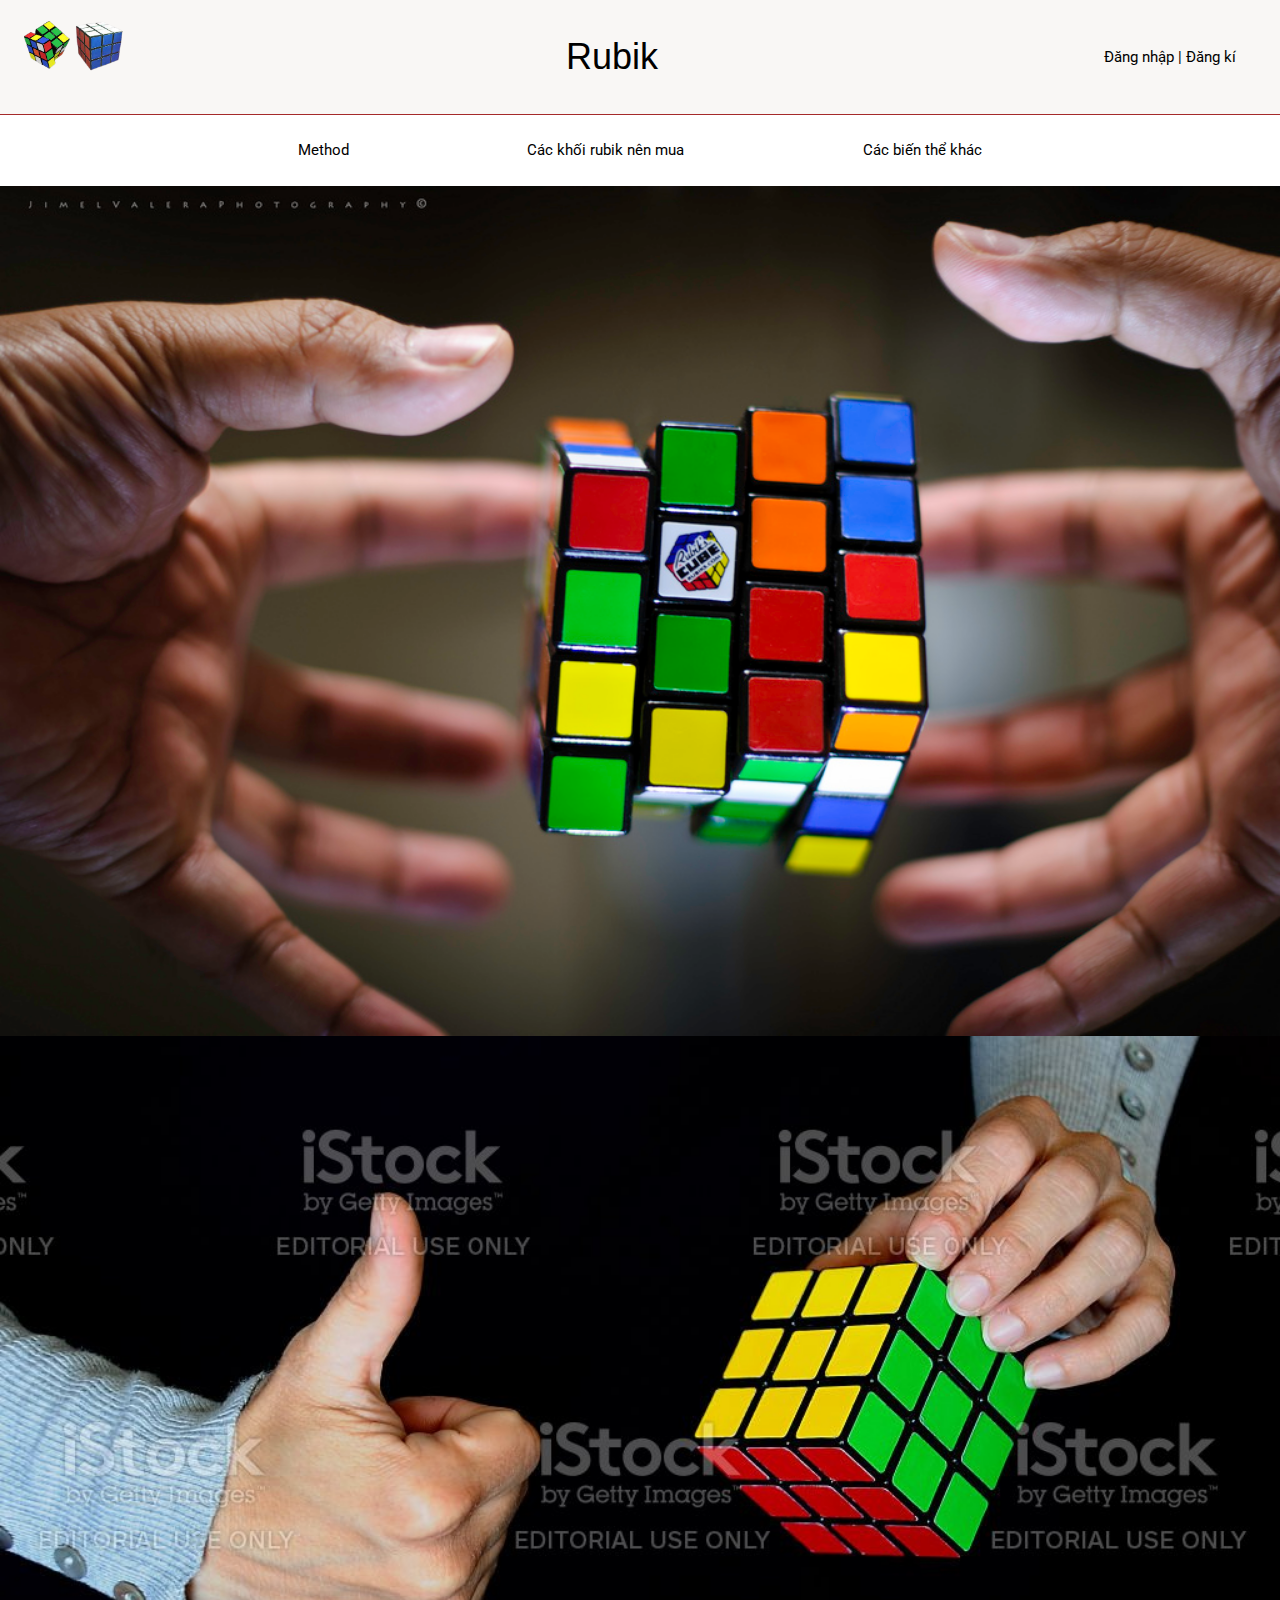
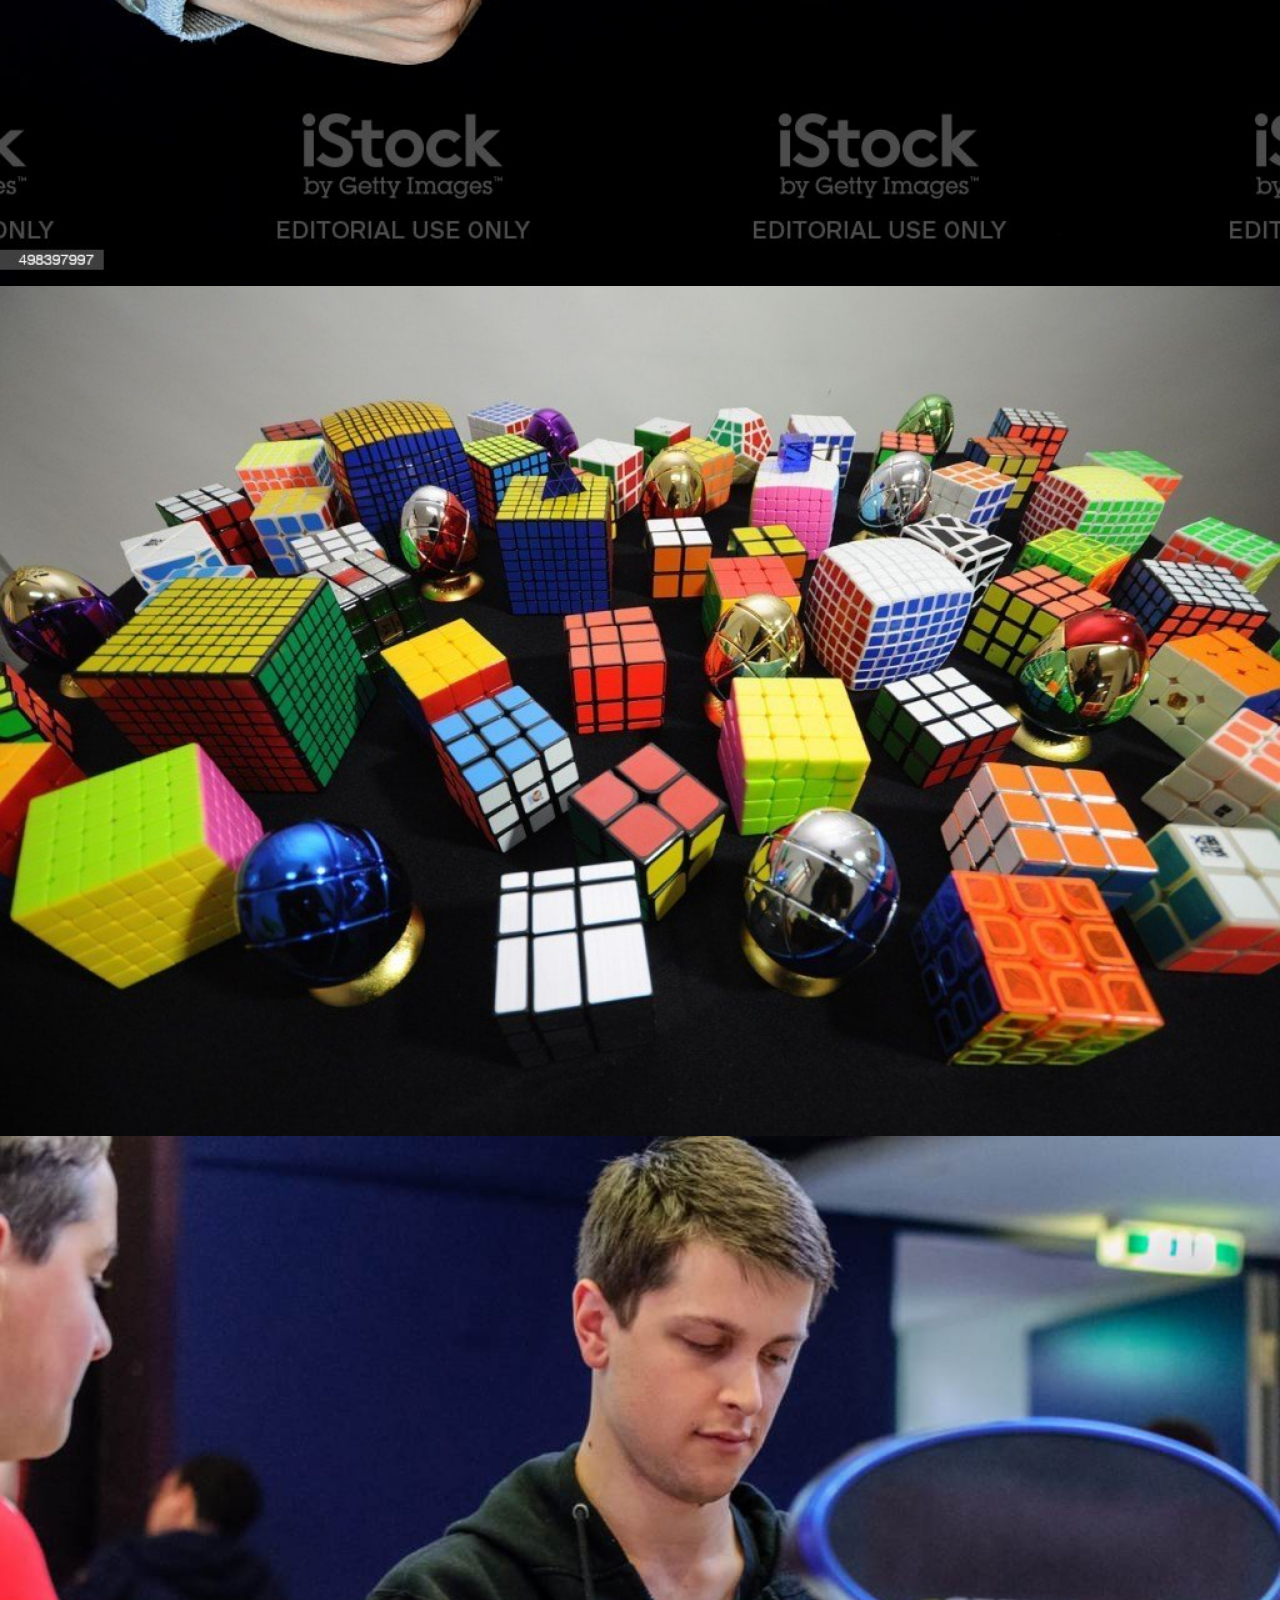
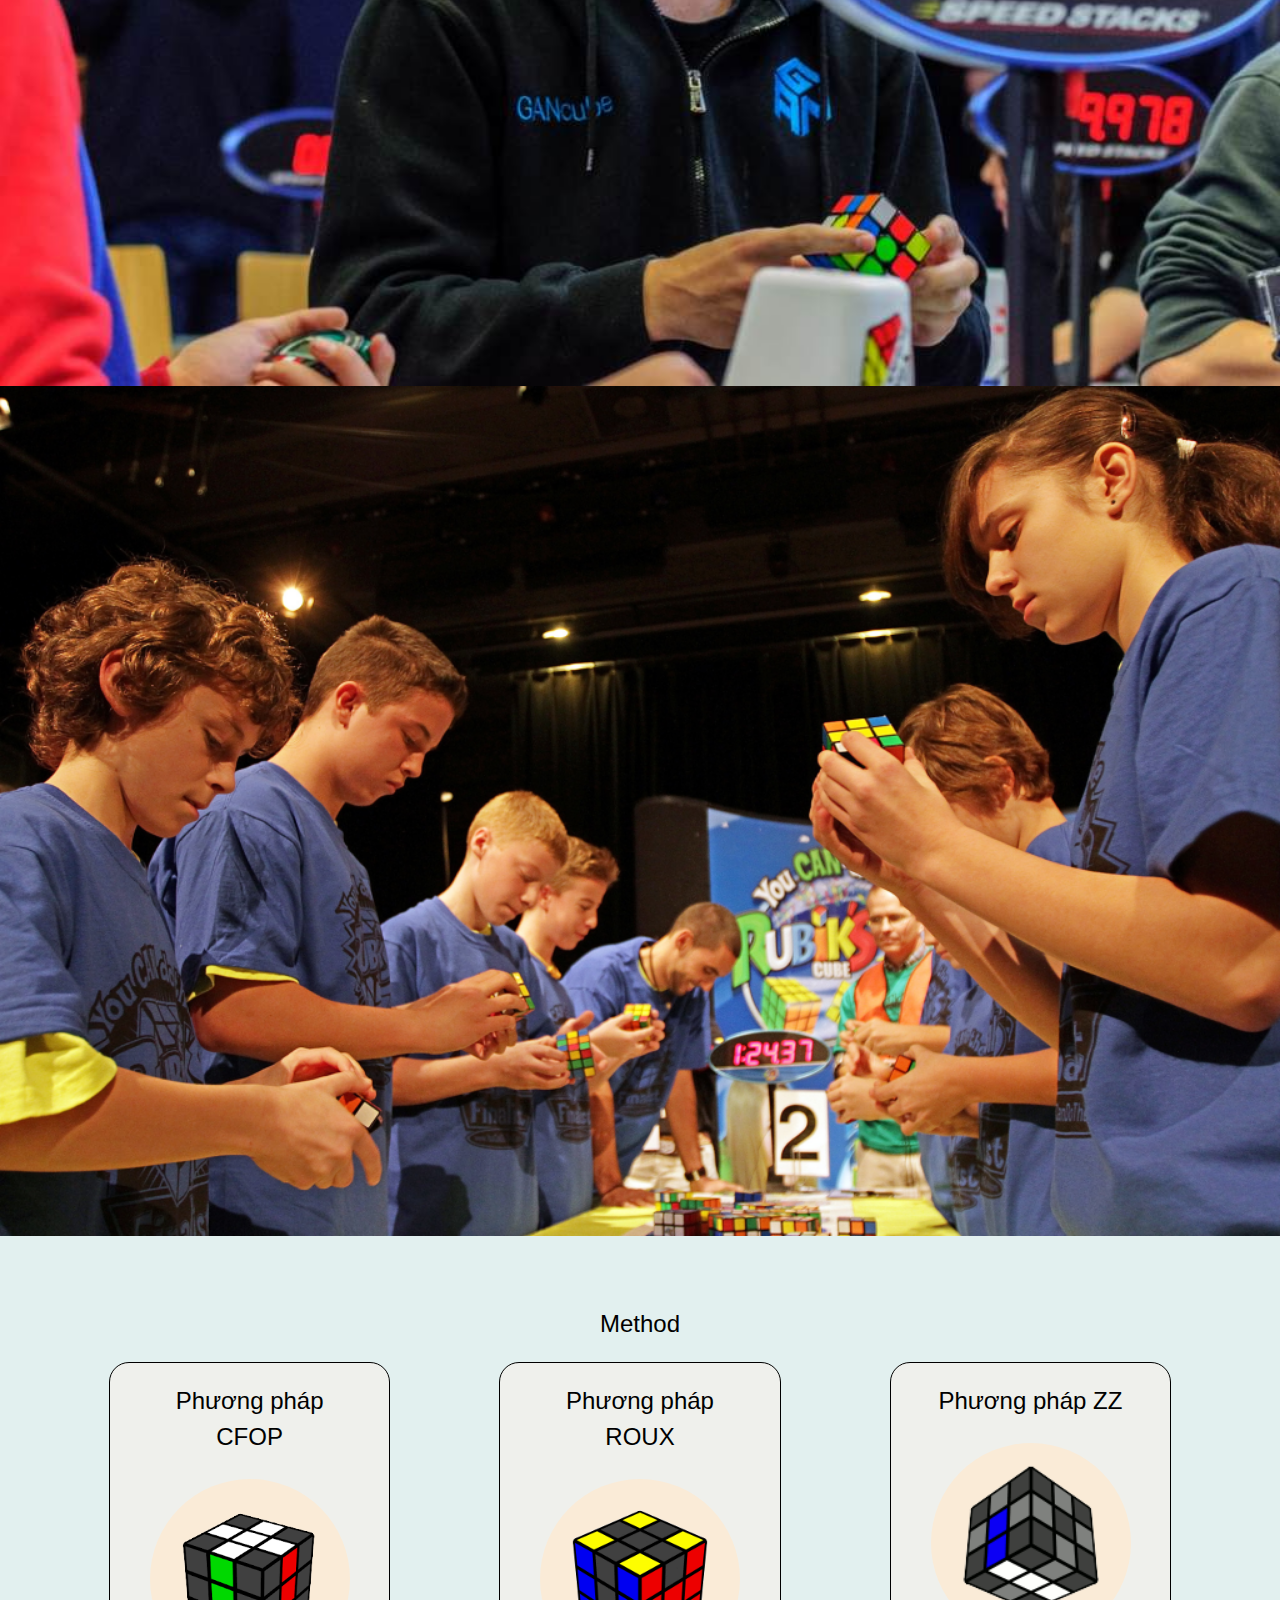
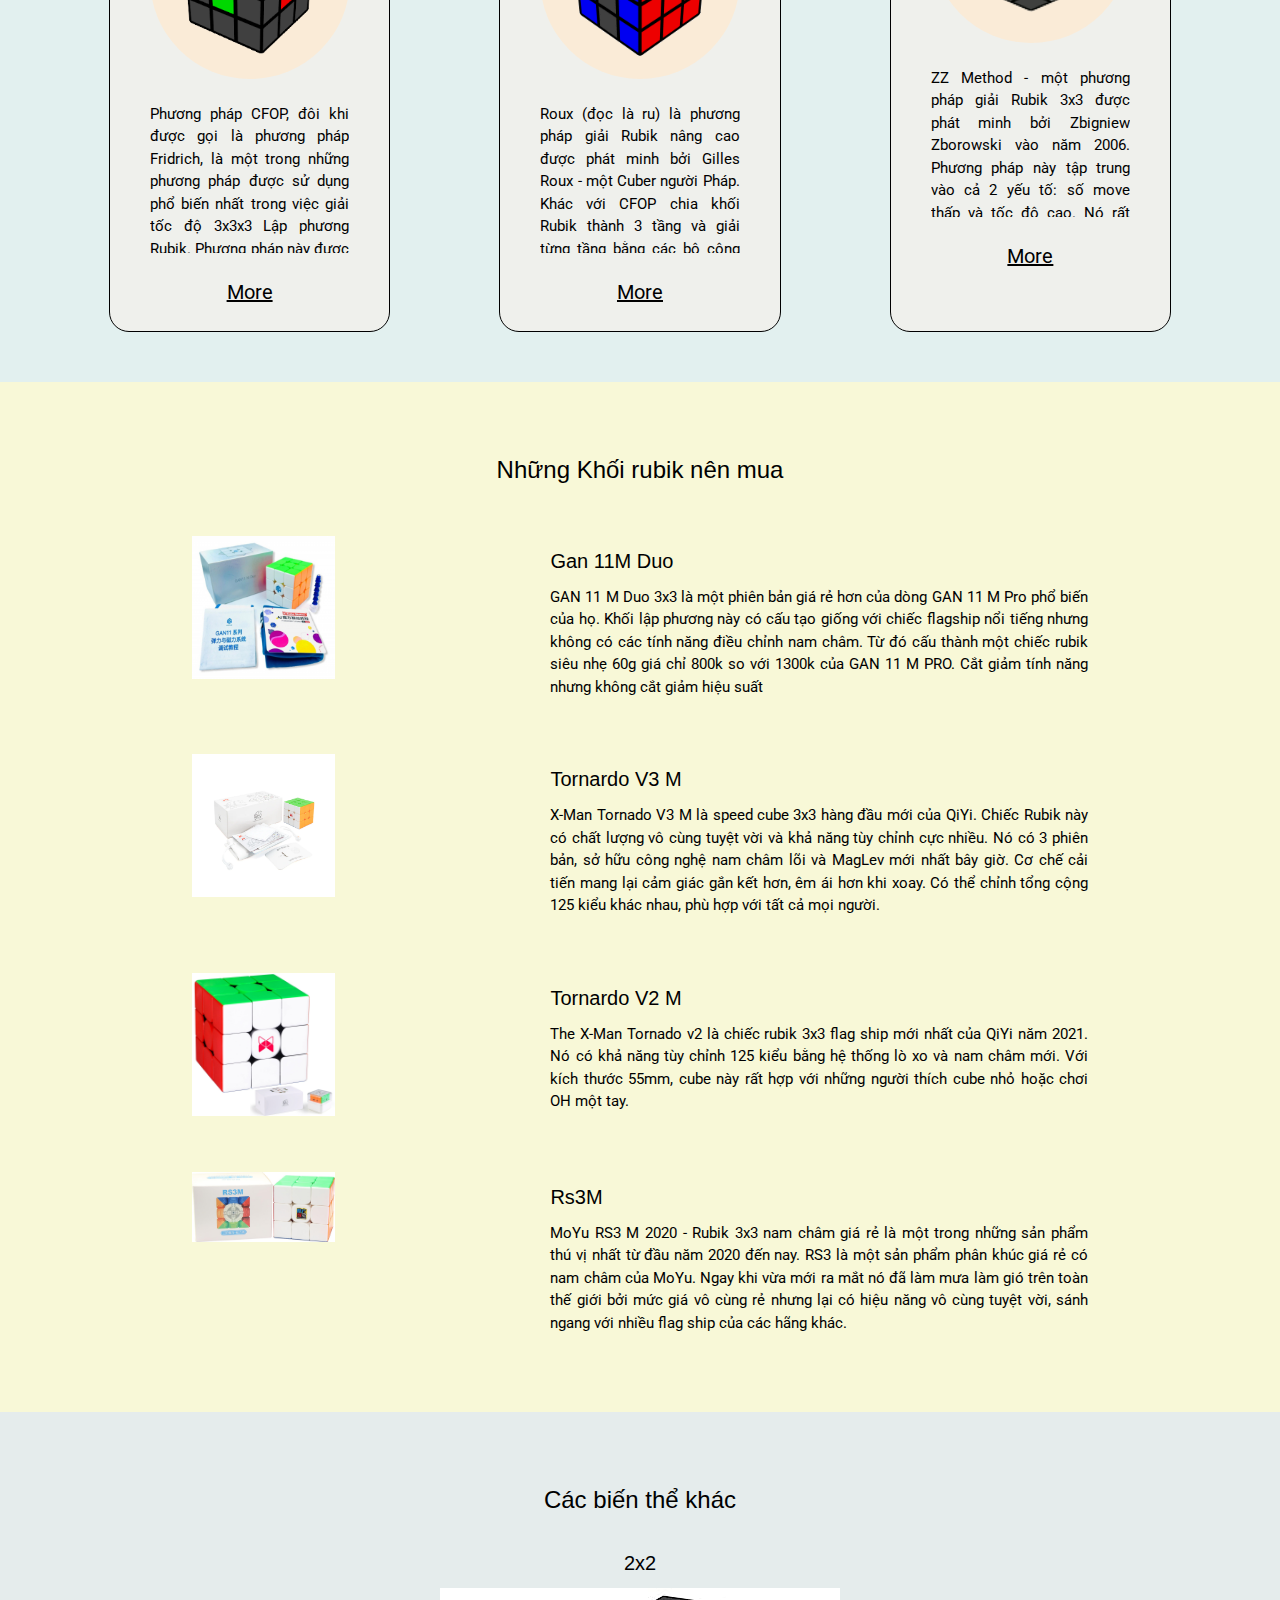
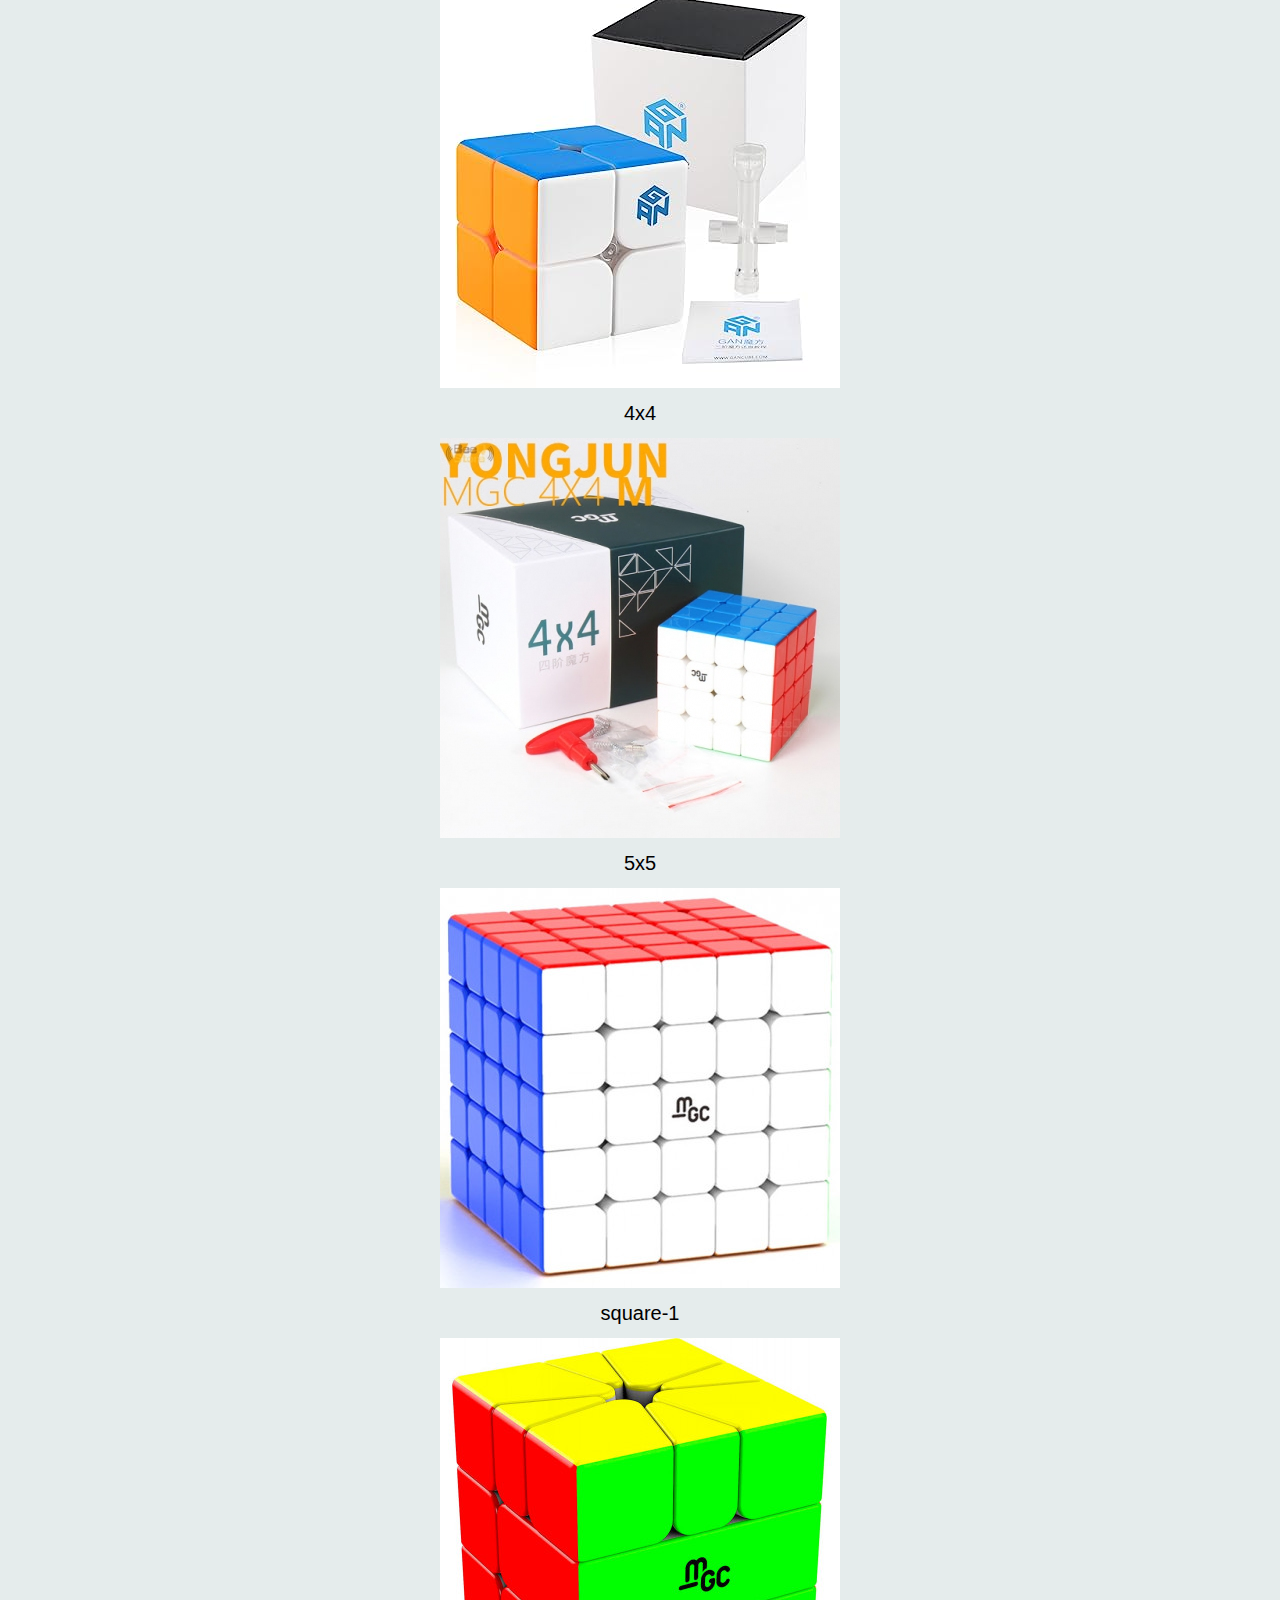
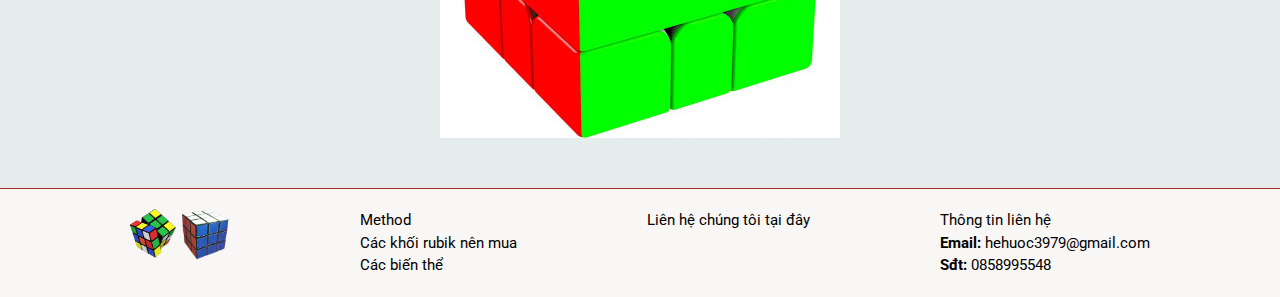
<file: index.html>
<!DOCTYPE html>
<html lang="en">

<head>
    <meta charset="UTF-8">
    <meta name="viewport" content="width=device-width, initial-scale=1.0">
    <title>Rubik</title>
    <link rel="stylesheet" href="https://cdnjs.cloudflare.com/ajax/libs/font-awesome/6.4.0/css/all.min.css"
        integrity="sha512-iecdLmaskl7CVkqkXNQ/ZH/XLlvWZOJyj7Yy7tcenmpD1ypASozpmT/E0iPtmFIB46ZmdtAc9eNBvH0H/ZpiBw=="
        crossorigin="anonymous" referrerpolicy="no-referrer" />

    <link rel="preconnect" href="https://fonts.googleapis.com">
    <link rel="preconnect" href="https://fonts.gstatic.com" crossorigin>
    <link href="https://fonts.googleapis.com/css2?family=Roboto&display=swap" rel="stylesheet">
    <link rel="stylesheet" href="https://cdnjs.cloudflare.com/ajax/libs/font-awesome/6.4.0/css/all.min.css"
        integrity="sha512-iecdLmaskl7CVkqkXNQ/ZH/XLlvWZOJyj7Yy7tcenmpD1ypASozpmT/E0iPtmFIB46ZmdtAc9eNBvH0H/ZpiBw=="
        crossorigin="anonymous" referrerpolicy="no-referrer" />
    <link rel="stylesheet" href="https://www.w3schools.com/w3css/4/w3.css">
    <script src="https://www.w3schools.com/lib/w3.js"></script>
    <link rel="stylesheet" href="./css/style.css">
</head>

<body>

    <header>
        <div class="header">
            <div class="logo"> <img src="./img/rubik-removebg-preview.png"></div><br>

        </div>

        <div class="header-item">
            <div class="name-logo">
                <h1>Rubik</h1>
            </div>

        </div>
        <div class="info">
            <p class="info-sign"><a href="./signIn.html">Đăng nhập</a> | <a href="./signUp.html">Đăng kí</a></p>
        </div>
    </header>
    <div class="nav">
        <div><a href="#"><i class="fa-solid fa-house"></i></a></div>
        <div class="item-name"><a href="#method">Method</a></div>
        <div class="item-name"> <a href="#suggest">Các khối rubik nên mua</a> </div>
        <div class="item-name"> <a href="#other"> Các biến thể khác</a></div>
        <div><i class="fa-sharp fa-solid fa-magnifying-glass"></i></div>


    </div>
    <div class="slider">
        <img class="slides" src="./img/play-rubik1.jpg!d" width="100%">
        <img class="slides" src="./img/play-rubik2.jpeg" width=100%>
        <img class="slides" src="./img/play-rubik3.jpeg" width="100%">
        <img class="slides" src="./img/play-rubik4.jpeg" width="100%">
        <img class="slides" src="./img/play-rubik5.webp" width="100%">
        <script>
            w3.slideshow(".slides", 1500);
        </script>
    </div>

    <div id="container">
        <div id="method">
            <h3>Method</h3>
            <div class="method-container">
                <div class="method-item">
                    <h3 class="method-header">Phương pháp CFOP</h3>
                    <div class="img-container">
                        <img src="./img/cfop.png" alt="" class="method-img">

                    </div>
                    <p class="method-info">Phương pháp CFOP, đôi khi được gọi là phương pháp Fridrich, là một trong
                        những phương pháp được sử dụng phổ biến nhất trong việc giải tốc độ 3x3x3 Lập phương Rubik.
                        Phương pháp này được phát minh vào đầu những năm 1980, kết hợp các cải tiến của một số phuơng
                        pháp khác. </p>
                    <div class="btn-container">
                        <button class="method-btn"><a href="./CFOP.html">More</a></button>

                    </div>
                </div>
                <div class="method-item">
                    <h3 class="method-header">Phương pháp ROUX</h3>
                    <div class="img-container">
                        <img src="./img/roux.gif" alt="" class="method-img">

                    </div>
                    <p class="method-info">Roux (đọc là ru) là phương pháp giải Rubik nâng cao được phát minh bởi Gilles
                        Roux - một Cuber người Pháp. Khác với CFOP chia khối Rubik thành 3 tầng và giải từng tầng bằng
                        các bộ công thức có sẵn, Roux Method liên quan đến việc tạo các block 1x2x3 ở hai bên trước rồi
                        sau đó giải các cạnh còn lại.
                        Roux thiên về việc tự nghiệm hơn là học nhiều công thức như CFOP và nó có số move ít hơn hẳn.
                    </p>
                    <div class="btn-container">
                        <button class="method-btn"><a href="./Roux.html">More</a></button>
                    </div>
                </div>
                <div class="method-item">
                    <h3 class="method-header">Phương pháp ZZ</h3>
                    <div class="img-container">
                        <img src="./img/zz.png" alt="" class="method-img">

                    </div>
                    <p class="method-info">ZZ Method - một phương pháp giải Rubik 3x3 được phát minh bởi Zbigniew
                        Zborowski vào năm 2006. Phương pháp này tập trung vào cả 2 yếu tố: số move thấp và tốc độ cao.
                        Nó rất giống với CFOP (tiến trình giống nhau ngoại trừ bước 1), nhưng chính xác hơn là sự pha
                        trộn giữa CFOP và Petrus. Trong khi bước đầu tiên của CFOP là tạo chữ thập, thì ZZ là EOline -
                        bao gồm việc định hướng lại các cạnh và chỉ tạo duy nhất một đường thẳng nối tâm.</p>
                    <div class="btn-container">
                        <button class="method-btn"><a href="./ZZ.html">More</a></button>
                    </div>
                </div>
            </div>
        </div>
        <div class="something">
            <div id="suggest">
                <h3>Những Khối rubik nên mua</h3>
    
                <div class="suggest-container">
                    <div class="suggest-img">
                        <img src="./img/rubik-gan-11-m-dou-3x3-stickerless-cao-cap-co-nam-cham-G1069-1634379802572.jpeg"
                            alt="" class="suggest-img">
                    </div>
                    <div class="suggest-info">
                        <h4 class="suggest-name">Gan 11M Duo</h4>
                        <p class="name-info">GAN 11 M Duo 3x3 là một phiên bản giá rẻ hơn của dòng GAN 11 M Pro phổ biến
                            của họ. Khối lập
                            phương này có cấu tạo giống với chiếc flagship nổi tiếng nhưng không có các tính năng điều
                            chỉnh nam châm. Từ đó cấu thành một chiếc rubik siêu nhẹ 60g giá chỉ 800k so với 1300k của
                            GAN 11 M PRO. Cắt giảm tính năng nhưng không cắt giảm hiệu suất</p>
                    </div>
                </div>
                <div class="suggest-container">
                    <div class="suggest-img">
                        <img src="./img/tornv3.webp" alt="" class="suggest-img">
                    </div>
                    <div class="suggest-info">
                        <h4 class="suggest-name">Tornardo V3 M</h4>
                        <p class="name-info">X-Man Tornado V3 M là speed cube 3x3 hàng đầu mới của QiYi. Chiếc Rubik này có
                            chất lượng vô cùng tuyệt vời và khả năng tùy chỉnh cực nhiều. Nó có 3 phiên bản, sở hữu công
                            nghệ nam châm lõi và MagLev mới nhất bây giờ.
    
                            Cơ chế cải tiến mang lại cảm giác gắn kết hơn, êm ái hơn khi xoay. Có thể chỉnh tổng cộng 125
                            kiểu khác nhau, phù hợp với tất cả mọi người.
    
                        </p>
                    </div>
                </div>
                <div class="suggest-container">
                    <div class="suggest-img">
                        <img src="./img/tor2.jpeg" alt="" class="suggest-img">
                    </div>
                    <div class="suggest-info">
                        <h4 class="suggest-name">Tornardo V2 M</h4>
                        <p class="name-info">
                            The X-Man Tornado v2 là chiếc rubik 3x3 flag ship mới nhất của QiYi năm 2021. Nó có khả năng tùy
                            chỉnh 125 kiểu bằng hệ thống lò xo và nam châm mới. Với kích thước 55mm, cube này rất hợp với
                            những người thích cube nhỏ hoặc chơi OH một tay.</p>
                    </div>
                </div>
                <div class="suggest-container">
                    <div class="suggest-img">
                        <img src="./img/rs3m.jpg" alt="" class="suggest-img">
                    </div>
                    <div class="suggest-info">
                        <h4 class="suggest-name">Rs3M</h4>
                        <p class="name-info">MoYu RS3 M 2020 - Rubik 3x3 nam châm giá rẻ là một trong những sản phẩm thú vị nhất
                            từ đầu năm 2020 đến nay. RS3 là một sản phẩm phân khúc giá rẻ có nam châm của MoYu. Ngay khi vừa mới
                            ra mắt nó đã làm mưa làm gió trên toàn thế giới bởi mức giá vô cùng rẻ nhưng lại có hiệu năng vô
                            cùng tuyệt vời, sánh ngang với nhiều flag ship của các hãng khác.
                        </p>
                    </div>
                </div>
            </div>
        </div>
        <div id="other">
            <h3>Các biến thể khác</h3>
            <div class="other-slides">
                <h4>2x2</h4>
                <img src="./img/2x2.jpeg" alt="">
            </div>
            <div class="other-slides">
                <h4>4x4</h4>
                <img src="./img/4x4.jpeg" alt="">
            </div>
            <div class="other-slides">
                <h4>5x5</h4>
                <img src="./img/5x5.jpeg" alt="">
            </div>
            <div class="other-slides">
                <h4>square-1</h4>
                <img src="./img/square1.jpeg" alt="">
            </div>
            <script>
                w3.slideshow(".other-slides", 1500);
            </script>
        </div>

    </div>
    <footer>
        <div class="logo"><img src="./img/rubik-removebg-preview.png" alt=""></div>
        <div>
            <div class="footer-item">
                <div><a href="#method">Method</a></div>
                <div><a href="#suggest">Các khối rubik nên mua</a></div>
                 <div><a href="#other">Các biến thể</a></div>
      
            </div>
        </div>
        <div>
            <div>Liên hệ chúng tôi tại đây</div>
            <div>
                <i class="fa-brands fa-facebook"></i>
                <i class="fa-brands fa-discord"></i>
                <i class="fa-brands fa-instagram"></i>
            </div>

        </div>
        <div>
            <p>Thông tin liên hệ</p>
            <div class="footer-item">
                <div>
                    <strong>Email:</strong>
                    <a href="">hehuoc3979@gmail.com</a>
                </div>
                <div>
                   <strong> Sđt:</strong>
                    <a href="">0858995548</a>
                </div>
            </div>
        </div>


    </footer>
</body>

</html>
</file>
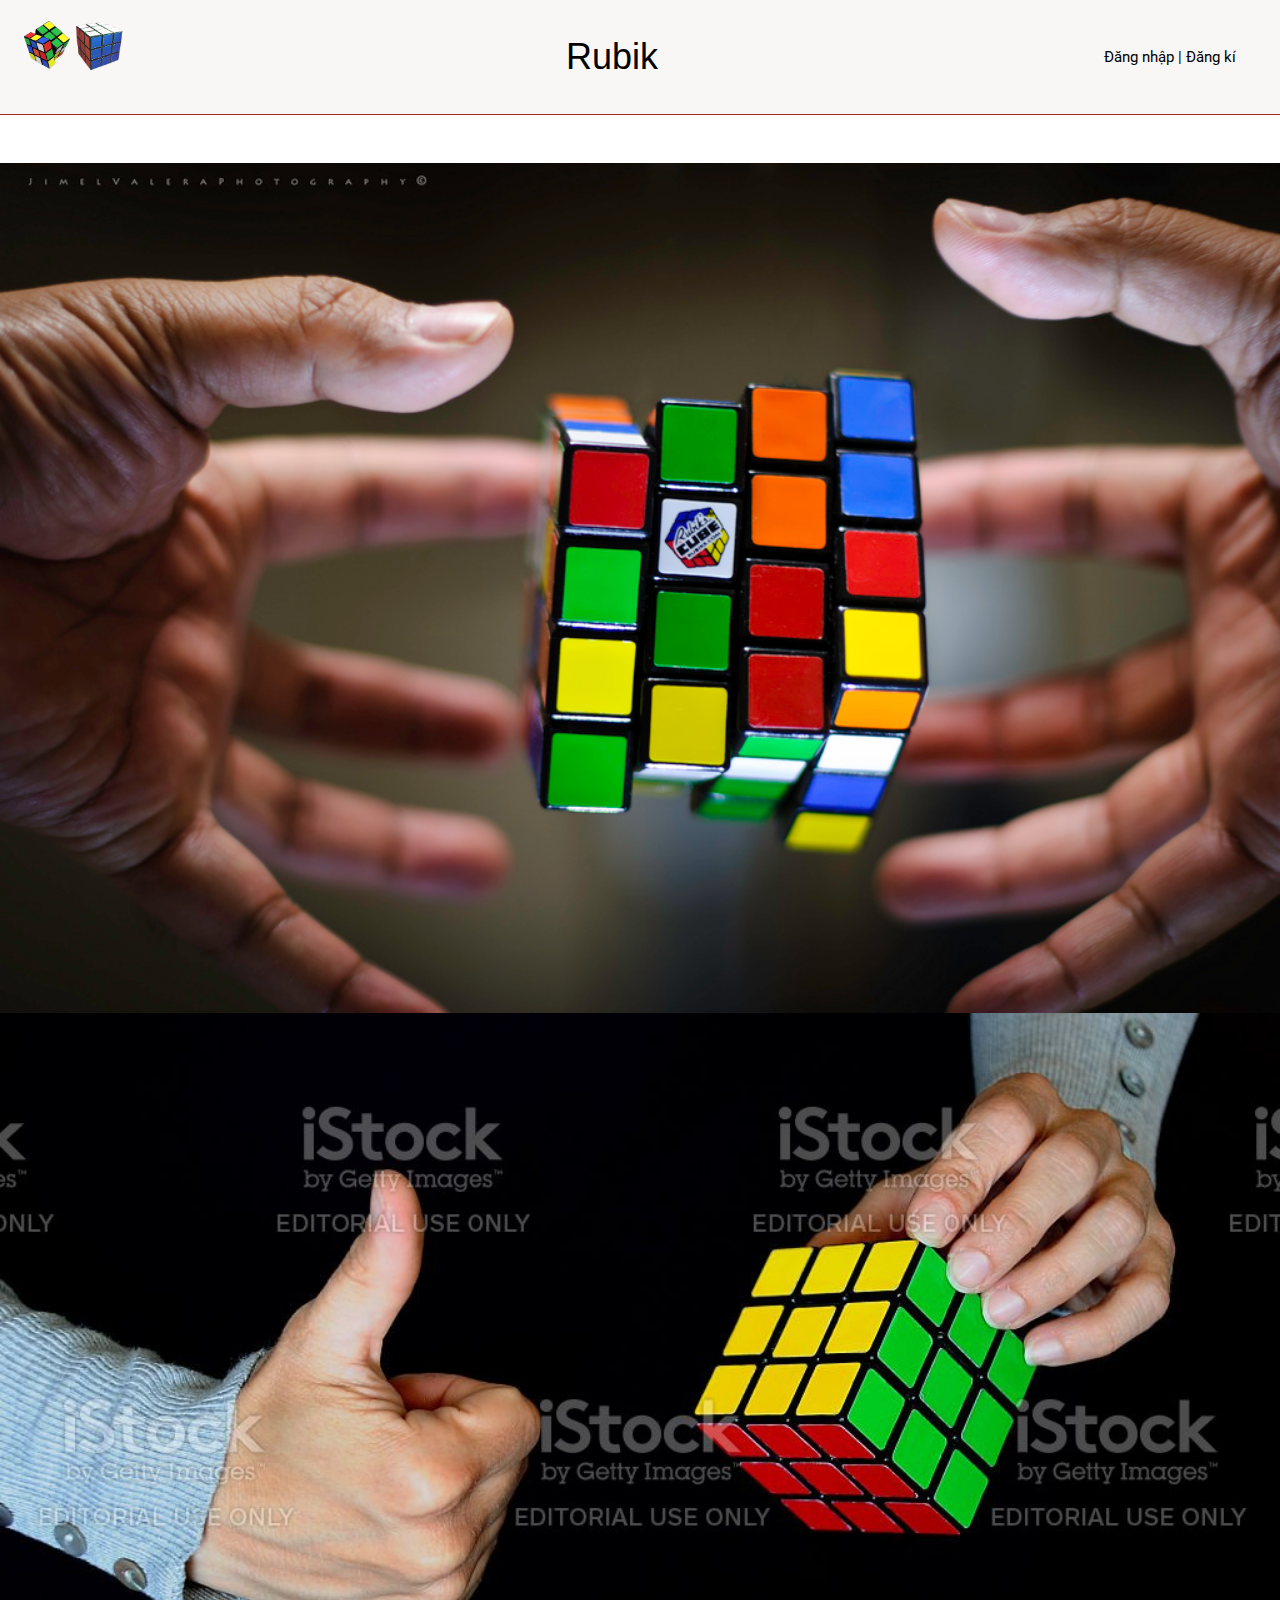
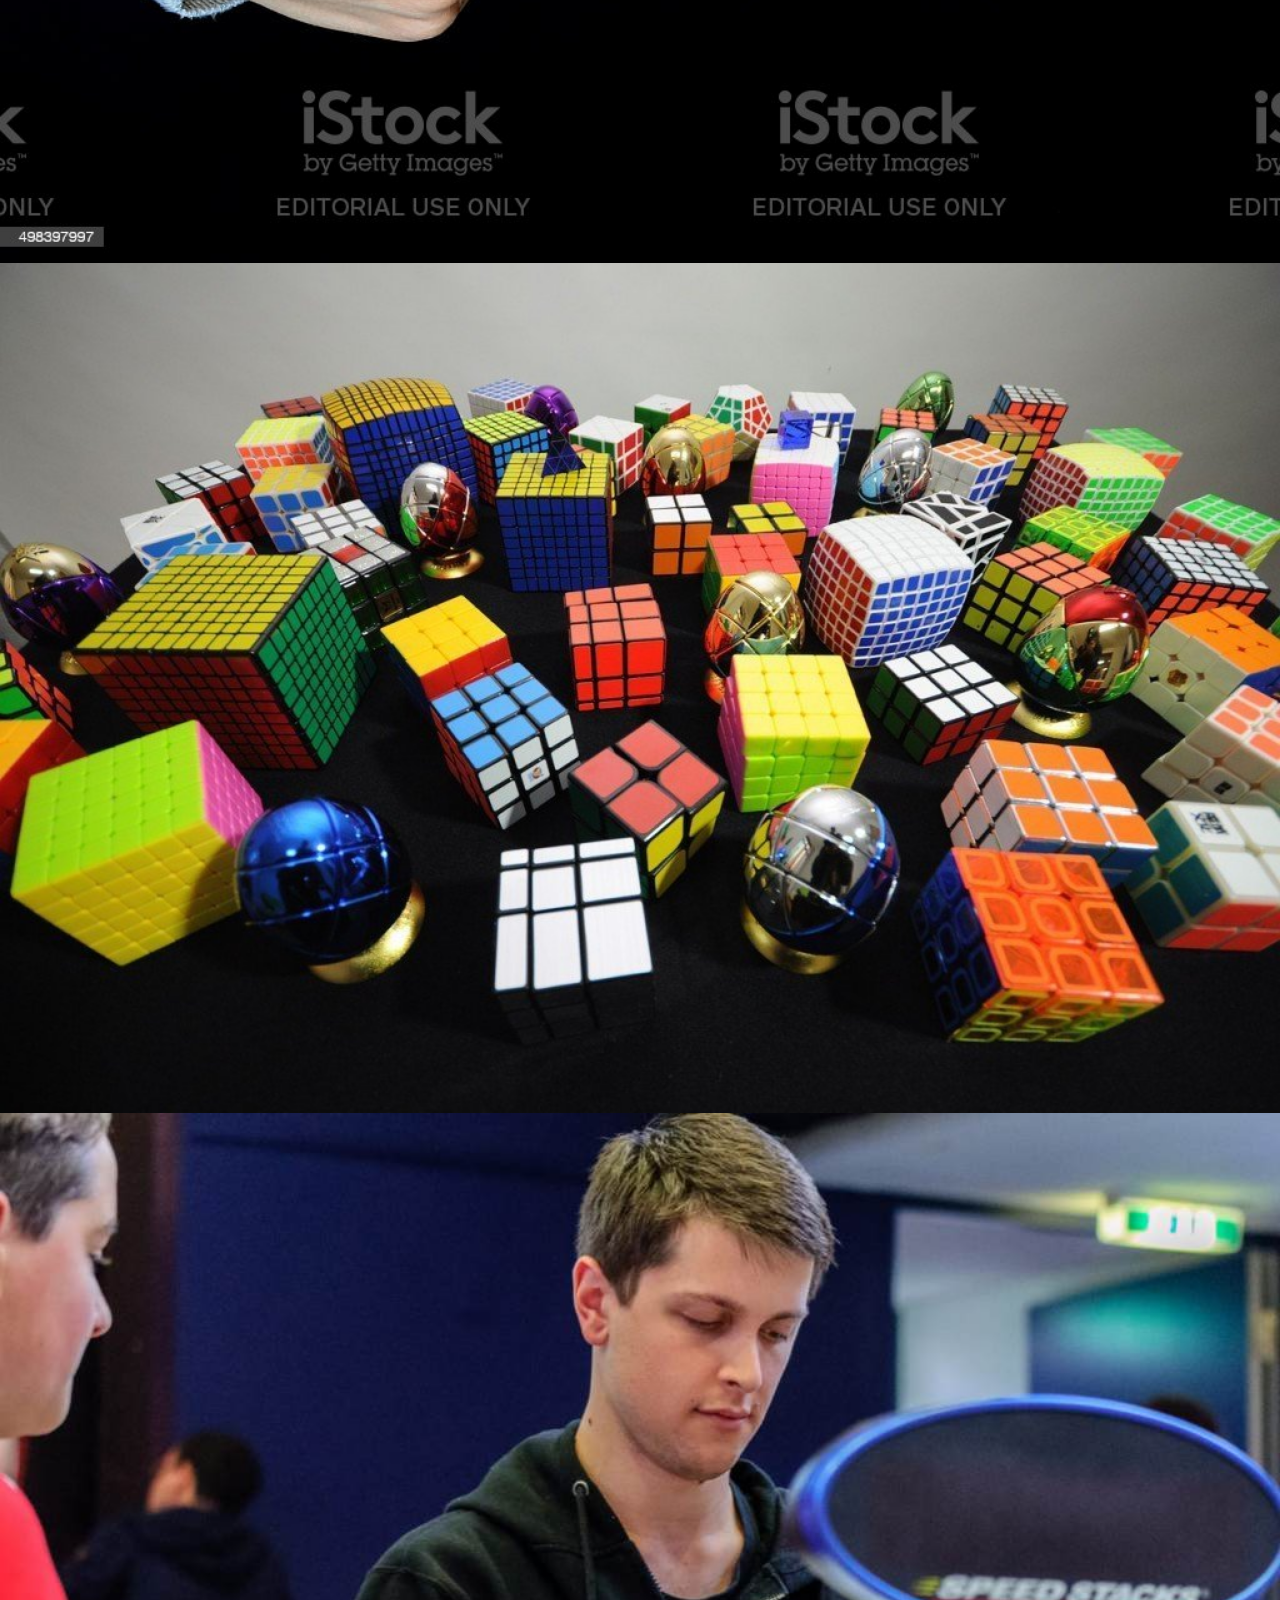
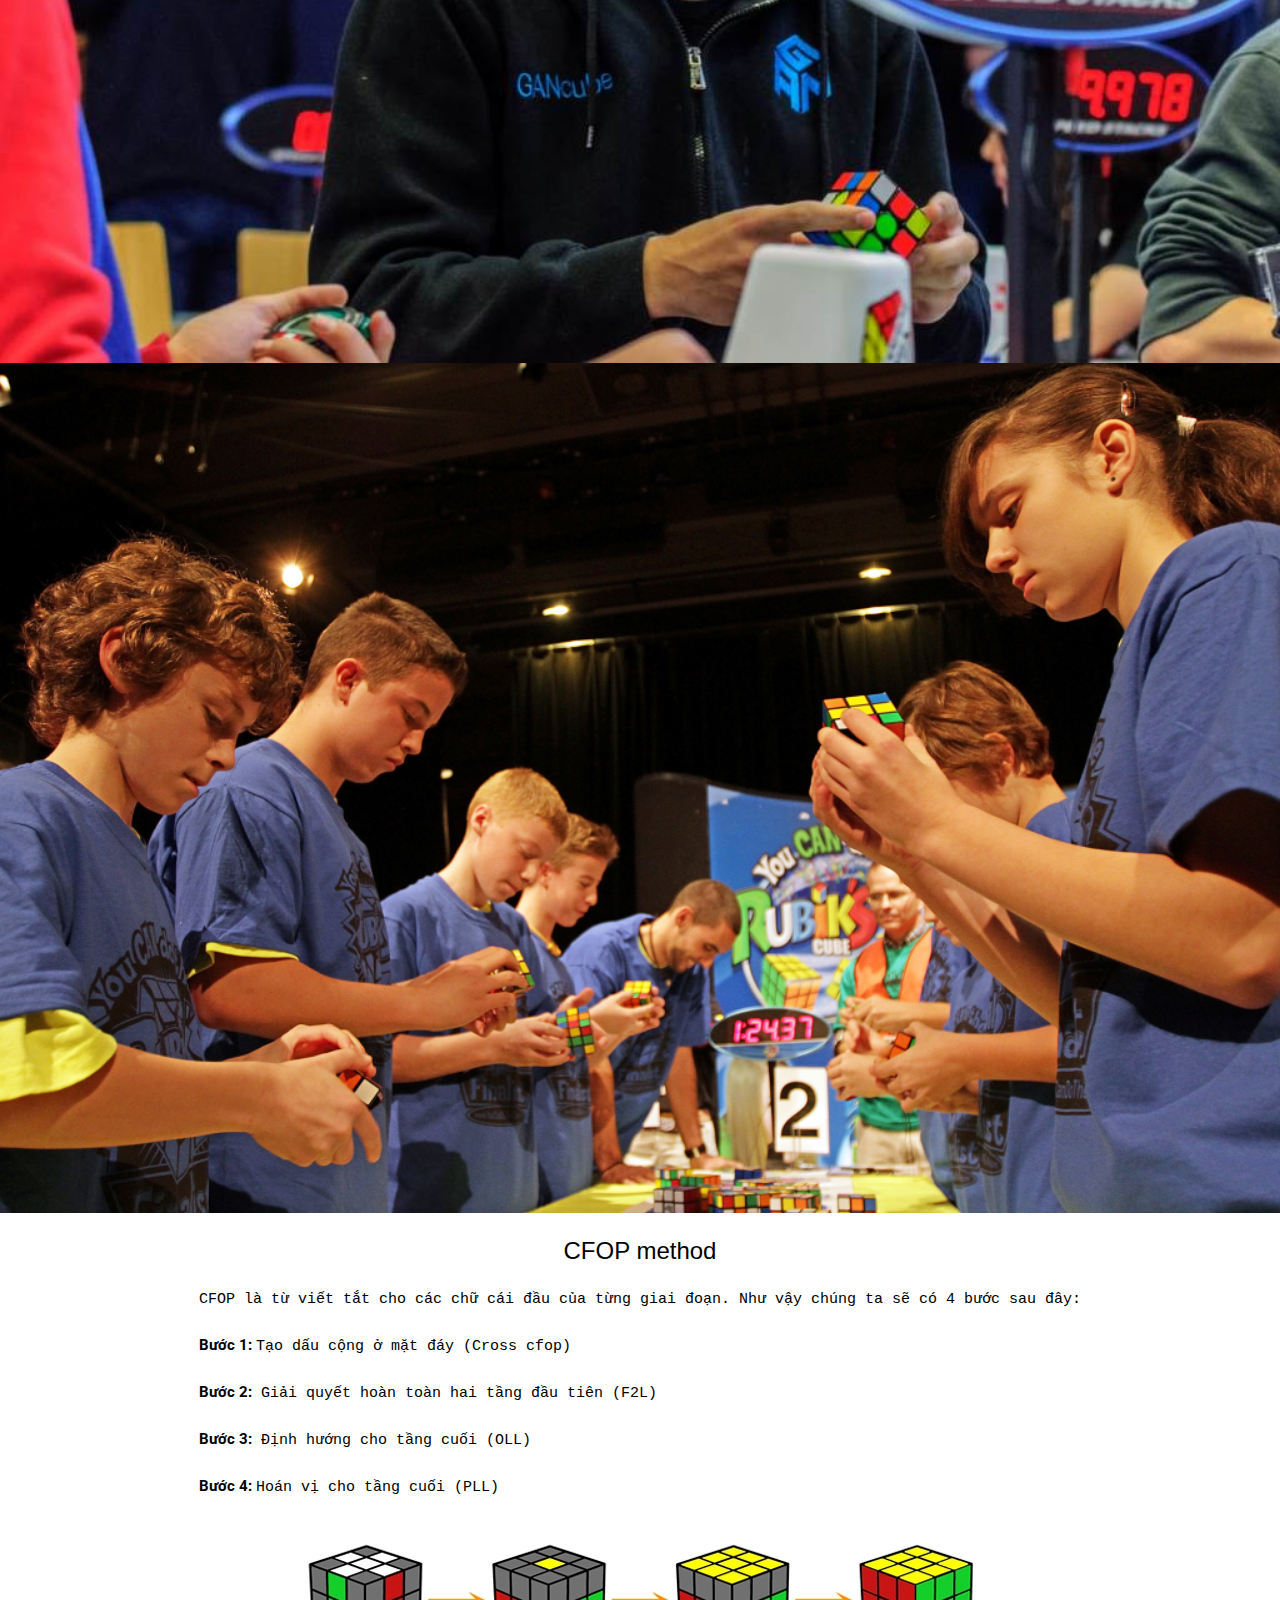
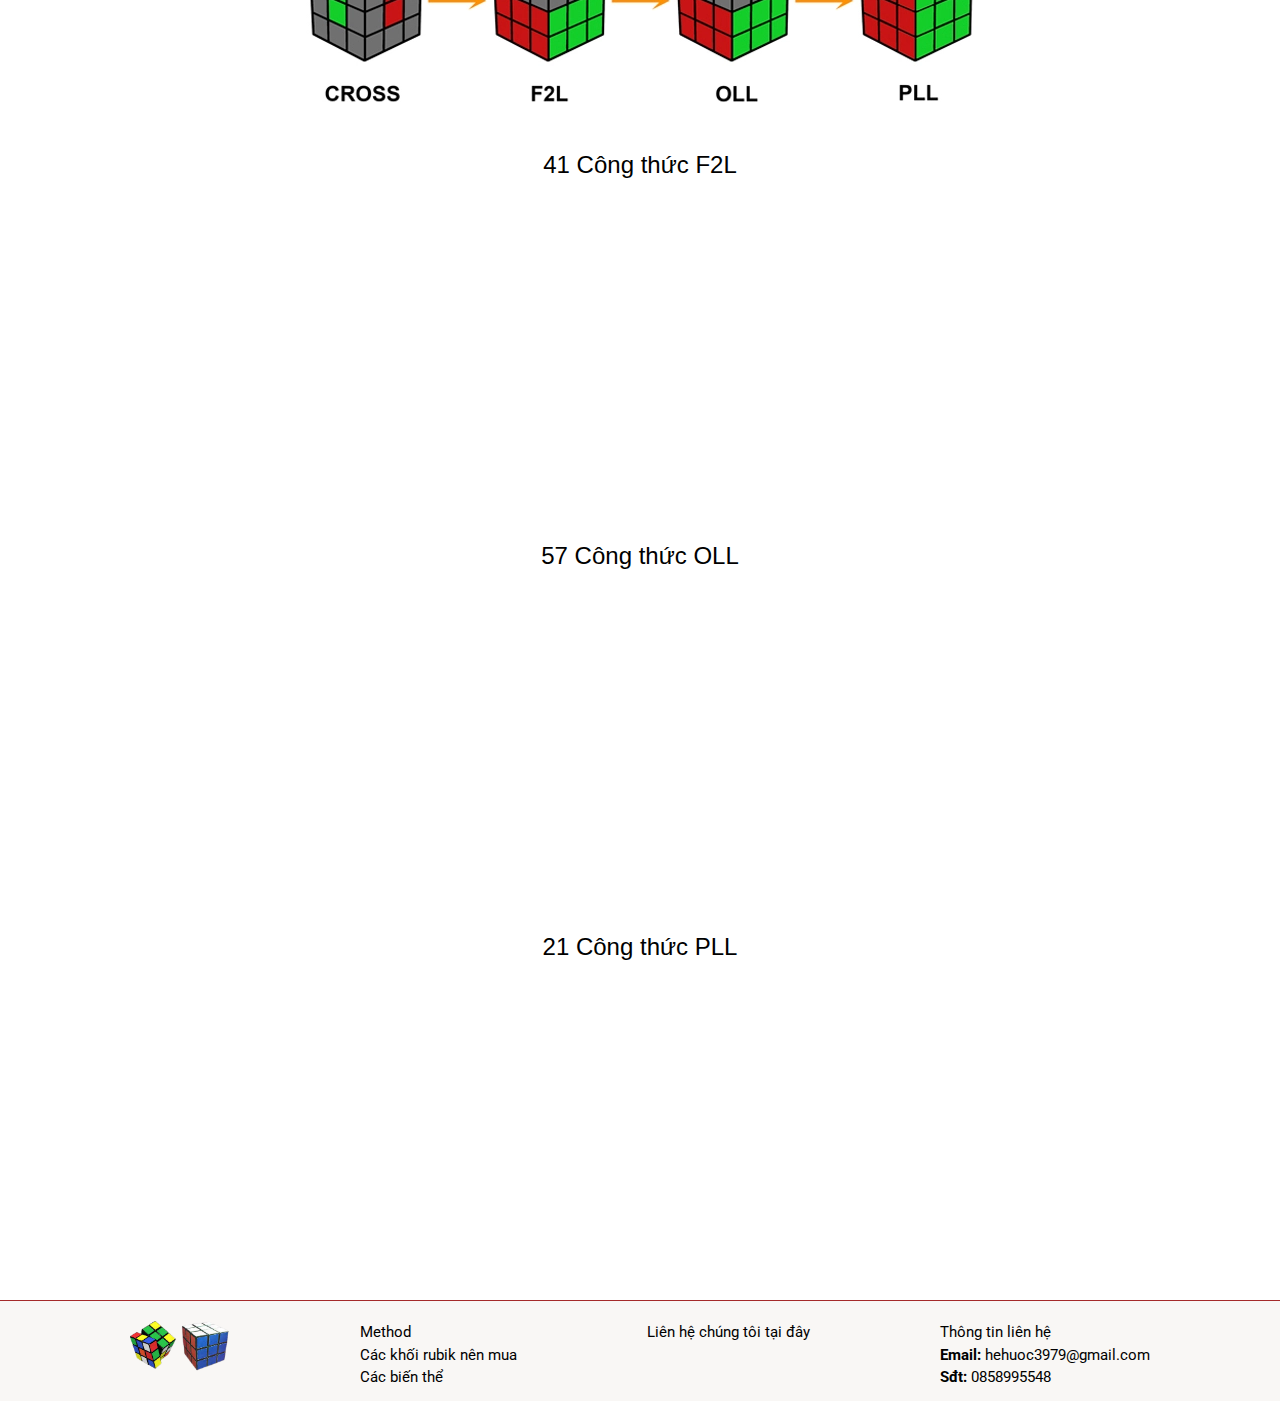
<file: CFOP.html>
<!DOCTYPE html>
<html lang="en">

<head>
    <meta charset="UTF-8">
    <meta name="viewport" content="width=device-width, initial-scale=1.0">
    <title>CFOP</title>
    <link rel="stylesheet" href="https://cdnjs.cloudflare.com/ajax/libs/font-awesome/6.4.0/css/all.min.css"
        integrity="sha512-iecdLmaskl7CVkqkXNQ/ZH/XLlvWZOJyj7Yy7tcenmpD1ypASozpmT/E0iPtmFIB46ZmdtAc9eNBvH0H/ZpiBw=="
        crossorigin="anonymous" referrerpolicy="no-referrer" />

    <link rel="preconnect" href="https://fonts.googleapis.com">
    <link rel="preconnect" href="https://fonts.gstatic.com" crossorigin>
    <link href="https://fonts.googleapis.com/css2?family=Roboto&display=swap" rel="stylesheet">
    <link rel="stylesheet" href="https://cdnjs.cloudflare.com/ajax/libs/font-awesome/6.4.0/css/all.min.css"
        integrity="sha512-iecdLmaskl7CVkqkXNQ/ZH/XLlvWZOJyj7Yy7tcenmpD1ypASozpmT/E0iPtmFIB46ZmdtAc9eNBvH0H/ZpiBw=="
        crossorigin="anonymous" referrerpolicy="no-referrer" />
    <link rel="stylesheet" href="https://www.w3schools.com/w3css/4/w3.css">
    <script src="https://www.w3schools.com/lib/w3.js"></script>
    <link rel="stylesheet" href="./css/style.css">
</head>

<body>

    <header>
        <div class="header">
            <div class="logo"> <img src="./img/rubik-removebg-preview.png"></div><br>

        </div>

        <div class="header-item">
            <div class="name-logo">
                <h1>Rubik</h1>
            </div>

        </div>
        <div class="info">
            <p class="info-sign"><a href="./signIn.html">Đăng nhập</a> | <a href="./signUp.html">Đăng kí</a></p>
        </div>
    </header>
    <div class="nav">
        <div><a href="./index.html"><i class="fa-solid fa-house"></i></a></div>
        <div><i class="fa-sharp fa-solid fa-magnifying-glass"></i></div>
    </div>
    <div class="slider">
        <img class="slides" src="./img/play-rubik1.jpg!d" width="100%">
        <img class="slides" src="./img/play-rubik2.jpeg" width=100%>
        <img class="slides" src="./img/play-rubik3.jpeg" width="100%">
        <img class="slides" src="./img/play-rubik4.jpeg" width="100%">
        <img class="slides" src="./img/play-rubik5.webp" width="100%">
        <script>
            w3.slideshow(".slides", 1500);
        </script>
    </div>

    <div id="container">
        <div class="detail">
            <h3>CFOP method</h3>
            <pre>
CFOP là từ viết tắt cho các chữ cái đầu của từng giai đoạn. Như vậy chúng ta sẽ có 4 bước sau đây:

<strong>Bước 1: </strong>Tạo dấu cộng ở mặt đáy (Cross cfop)

<strong>Bước 2:</strong> Giải quyết hoàn toàn hai tầng đầu tiên (F2L)

<strong>Bước 3:</strong> Định hướng cho tầng cuối (OLL)

<strong>Bước 4: </strong>Hoán vị cho tầng cuối (PLL)
 </pre>
            <img src="./img/cayvl-4152b0f6-4415-43d5-97e1-d05ecaf4a6ea.webp" alt="" class="cfop-img">
        </div>
        <div class="detail">
            <h3>41 Công thức F2L</h3>
            <iframe width="560" height="315" src="https://www.youtube.com/embed/WMimPgXlAe8"
                title="YouTube video player" frameborder="0"
                allow="accelerometer; autoplay; clipboard-write; encrypted-media; gyroscope; picture-in-picture; web-share"
                allowfullscreen></iframe>

        </div>
        <div class="detail">
            <h3>57 Công thức OLL</h3>
            <iframe width="560" height="315" src="https://www.youtube.com/embed/2XeSDGwv2GI"
                title="YouTube video player" frameborder="0"
                allow="accelerometer; autoplay; clipboard-write; encrypted-media; gyroscope; picture-in-picture; web-share"
                allowfullscreen></iframe>
        </div>
        <div class="detail">
            <h3>21 Công thức PLL</h3>
            <iframe width="560" height="315" src="https://www.youtube.com/embed/BRKoKQP2m9c"
                title="YouTube video player" frameborder="0"
                allow="accelerometer; autoplay; clipboard-write; encrypted-media; gyroscope; picture-in-picture; web-share"
                allowfullscreen></iframe>
        </div>
    </div>
    <footer> 
        <div class="logo"><img src="./img/rubik-removebg-preview.png" alt=""></div>
        <div>
            <div class="footer-item">
                <div><a href="#method">Method</a></div>
                <div><a href="#suggest">Các khối rubik nên mua</a></div>
                 <div><a href="">Các biến thể</a></div>
              
            </div>
        </div>
        <div>
            <div>Liên hệ chúng tôi tại đây</div>
            <div>
                <i class="fa-brands fa-facebook"></i>
                <i class="fa-brands fa-discord"></i>
                <i class="fa-brands fa-instagram"></i>
            </div>

        </div>
        <div>
            <p>Thông tin liên hệ</p>
            <div class="footer-item">
                <div>
                    <strong>Email:</strong>
                    <a href="">hehuoc3979@gmail.com</a>
                </div>
                <div>
                   <strong> Sđt:</strong>
                    <a href="">0858995548</a>
                </div>
            </div>
        </div>


    </footer>
</body>

</html>
</file>
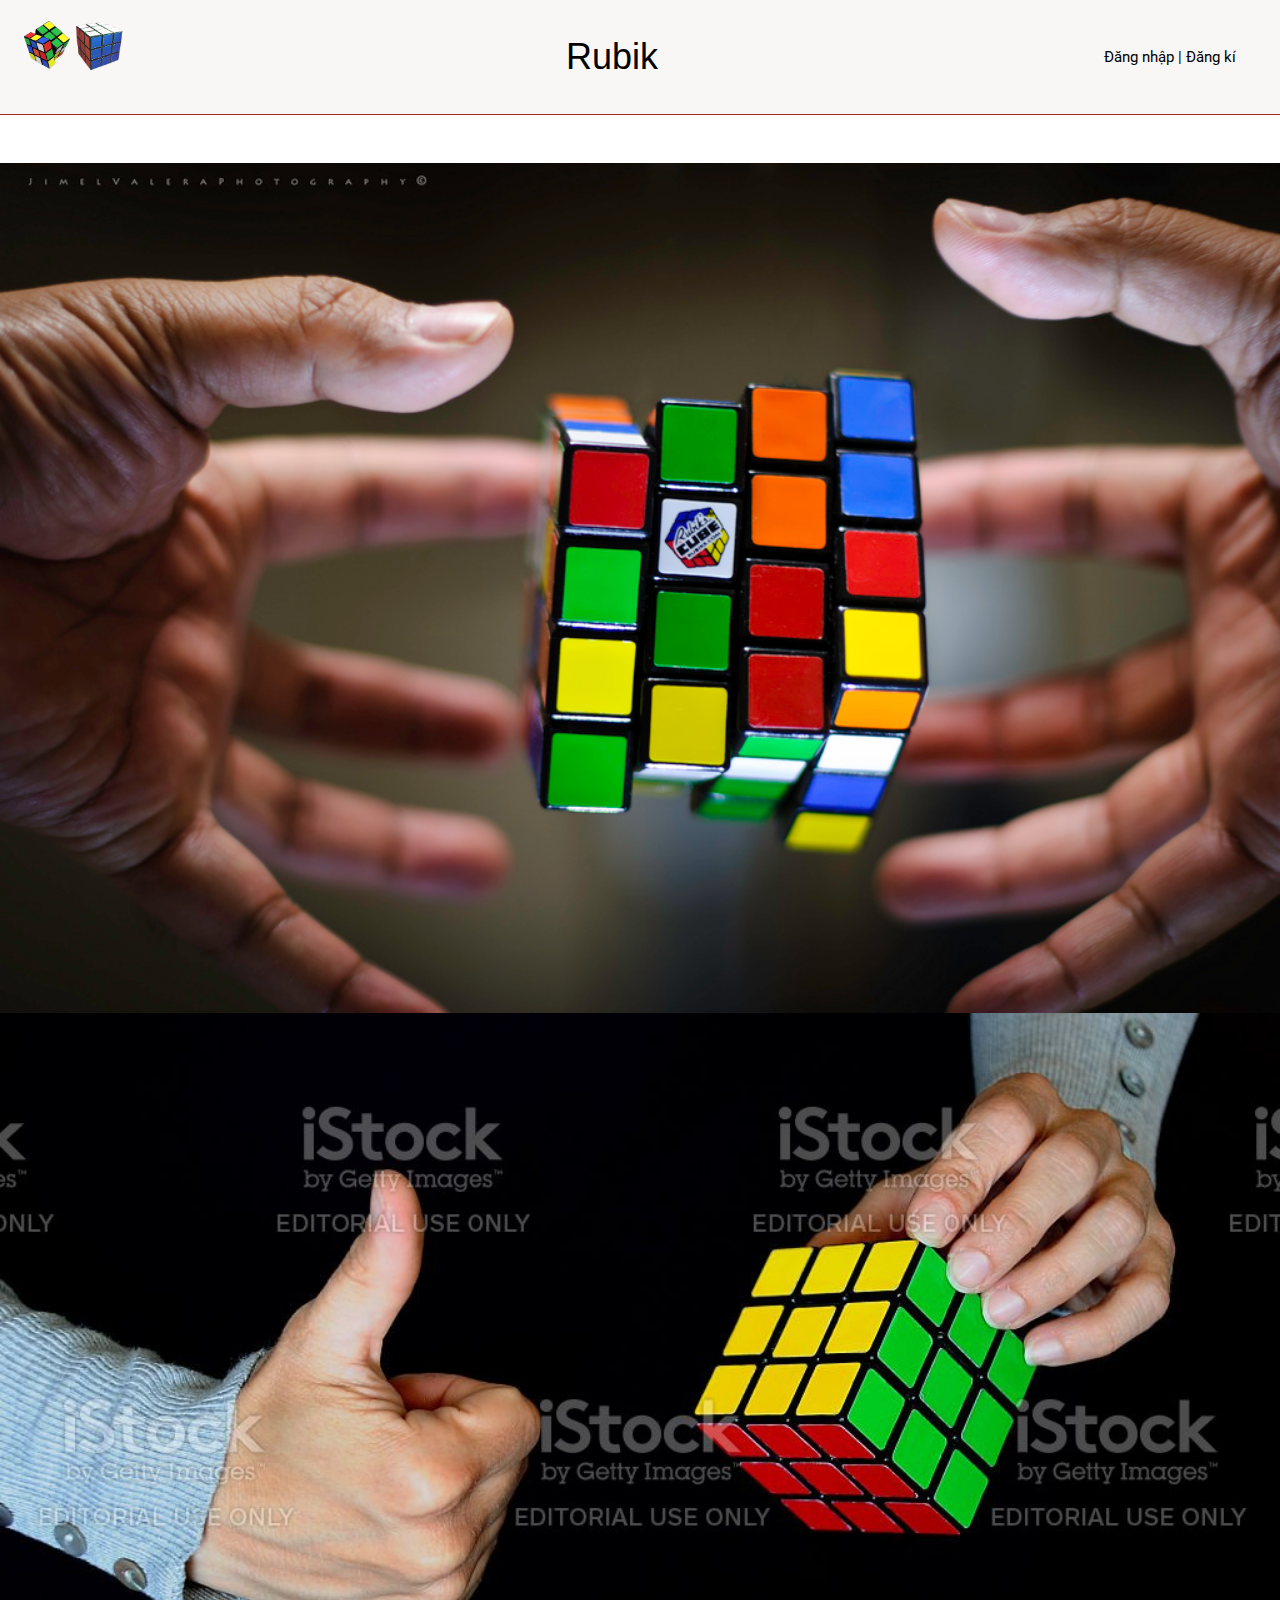
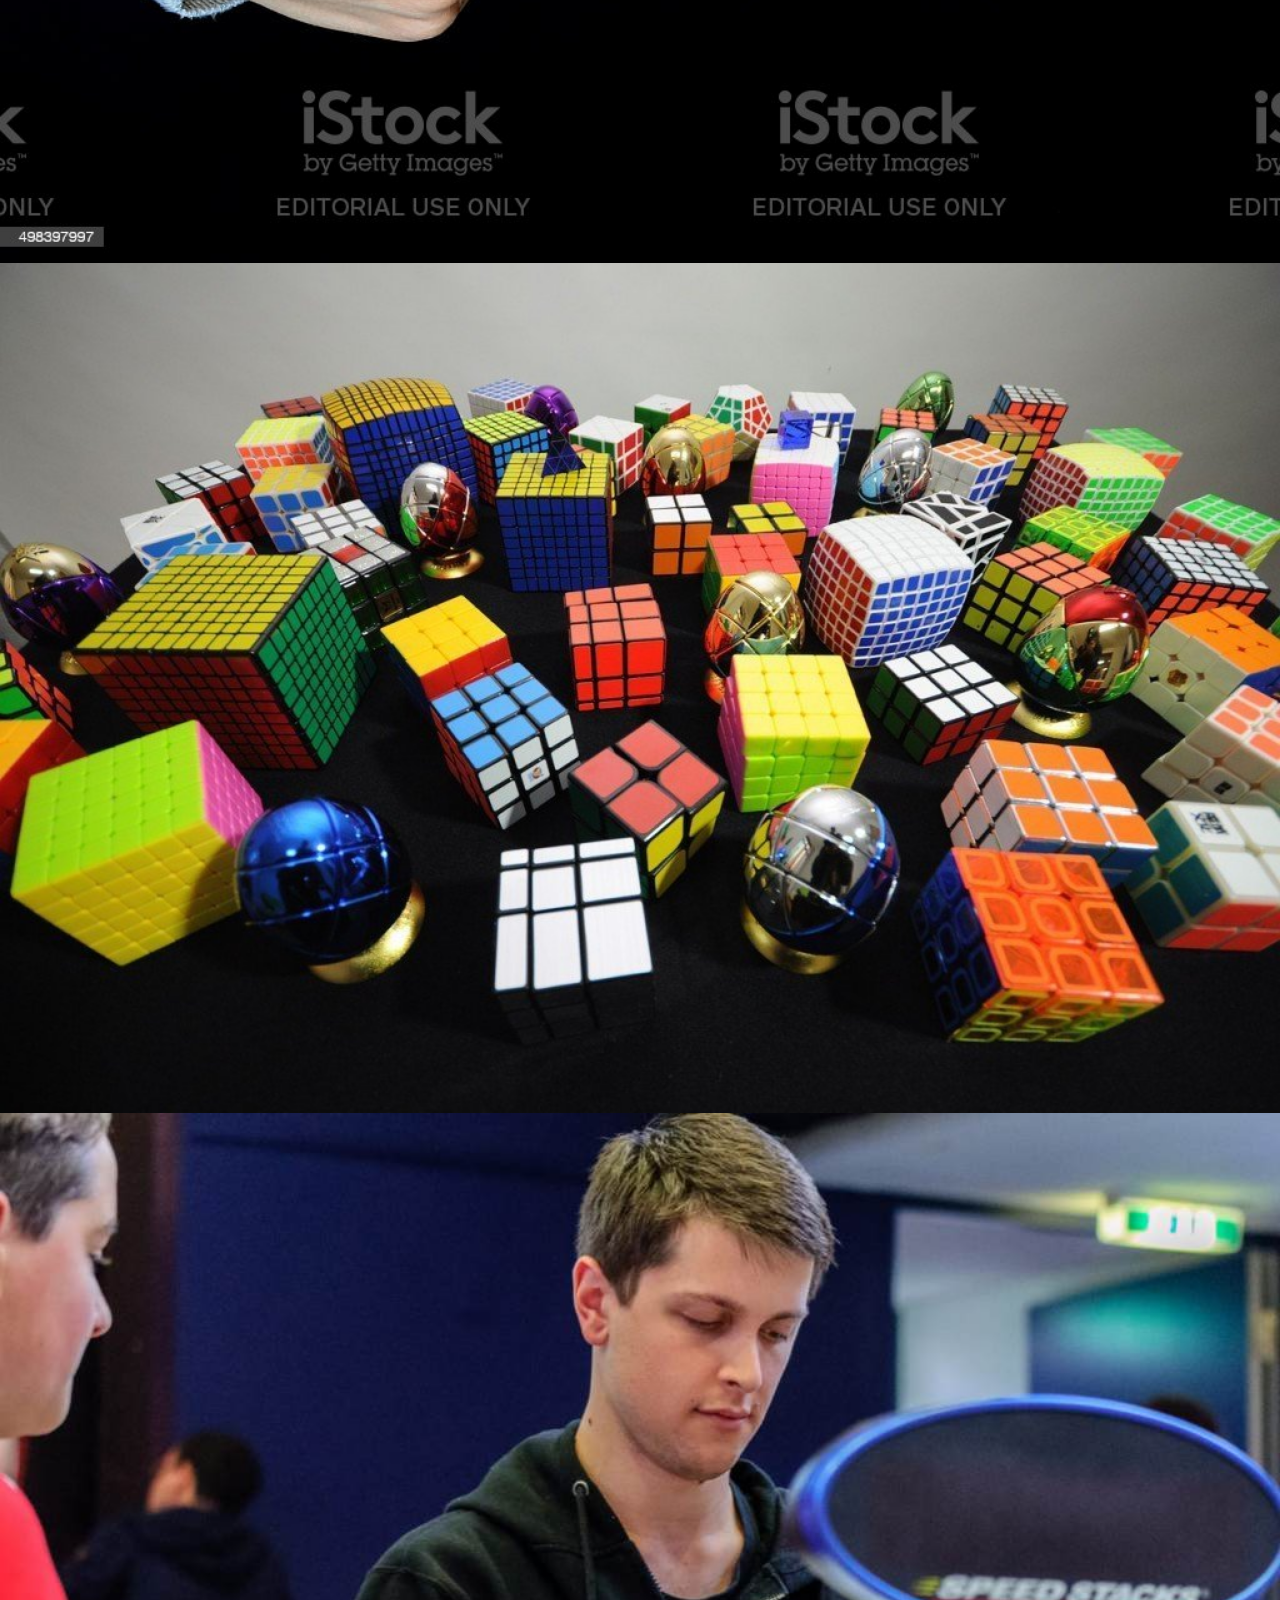
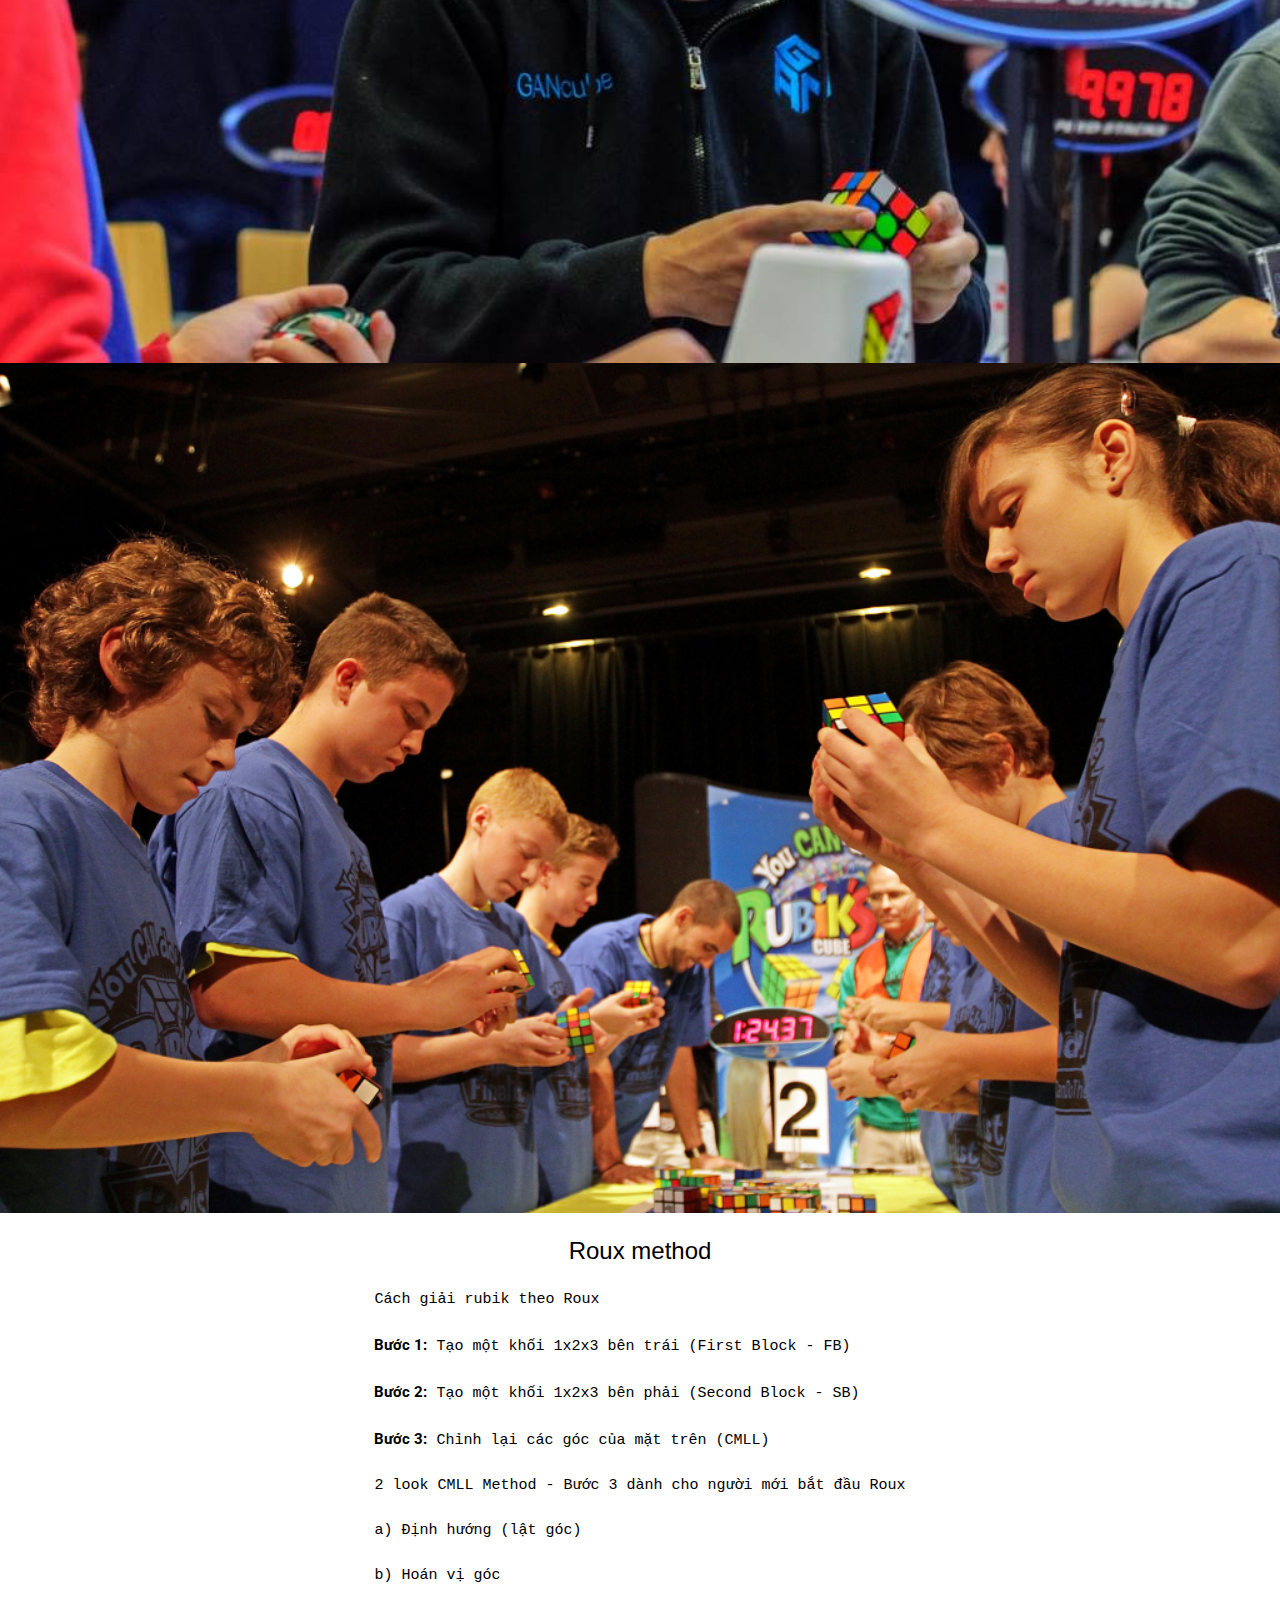
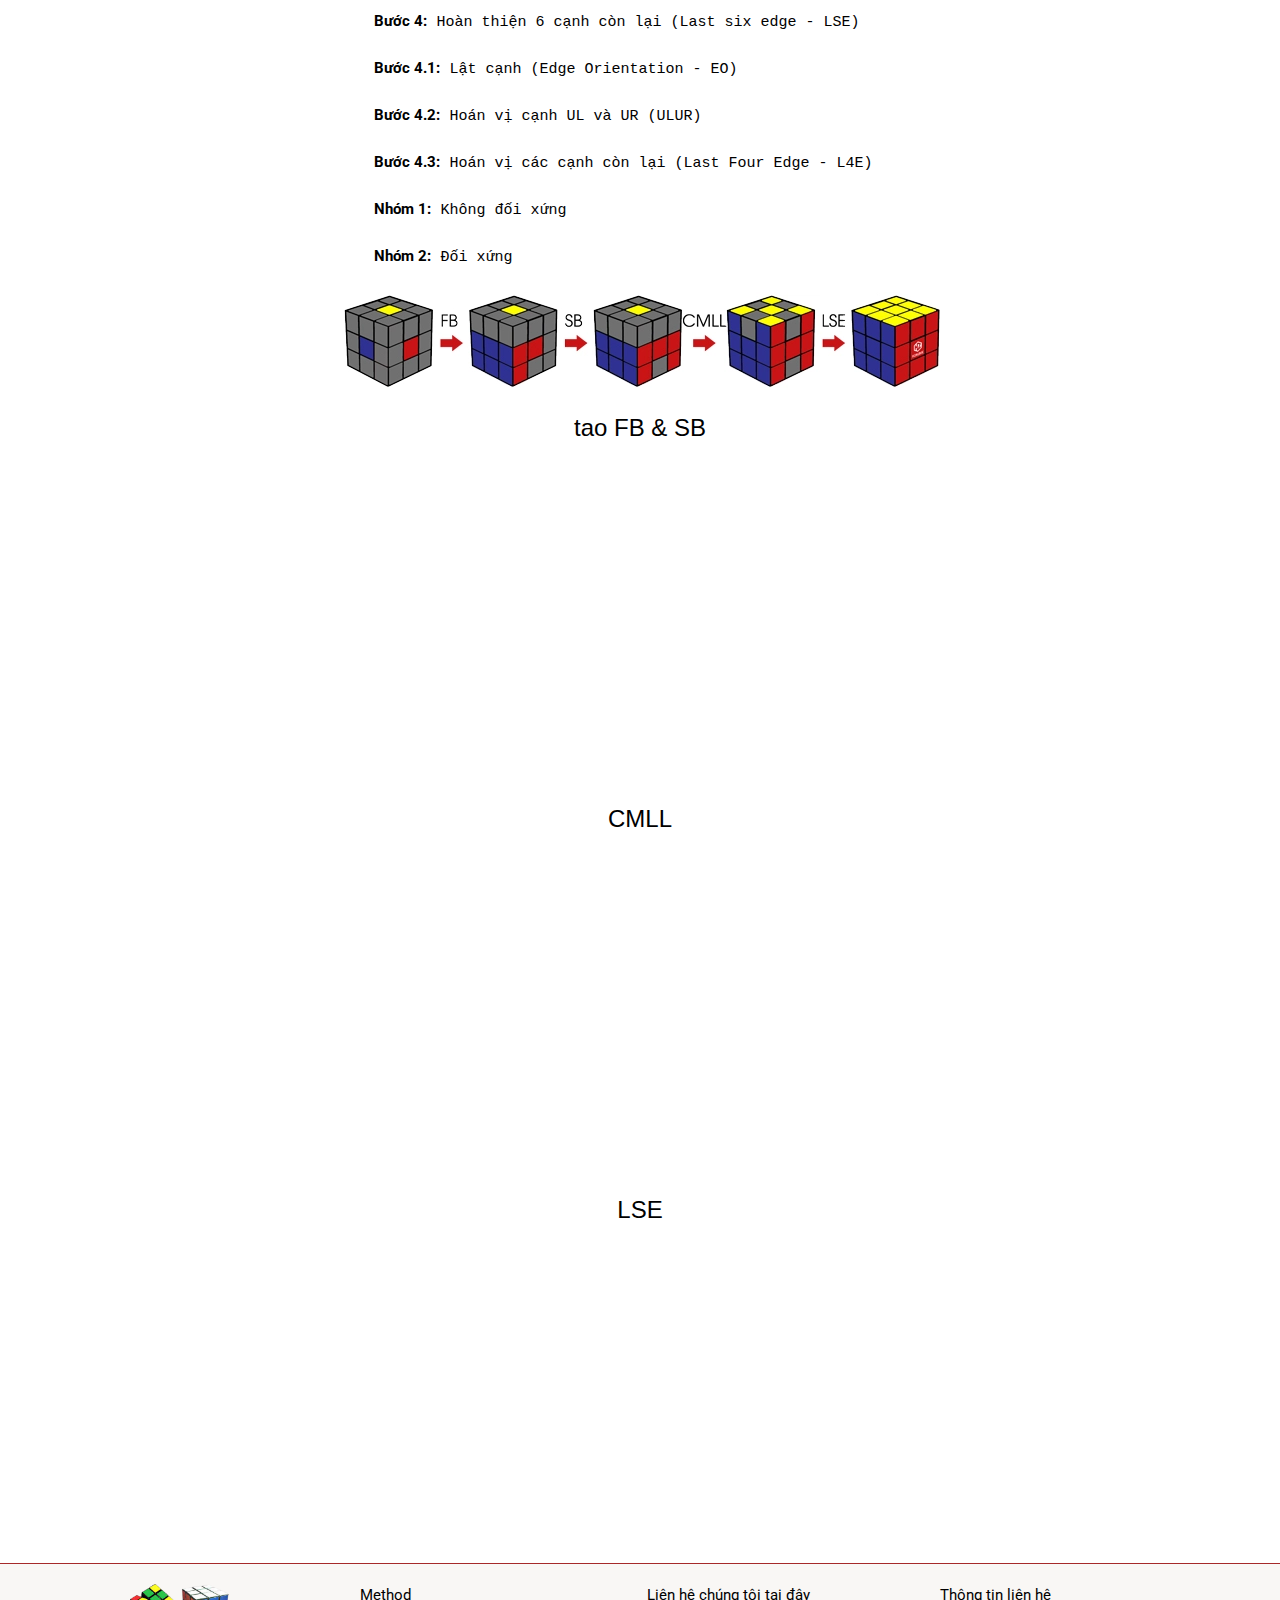
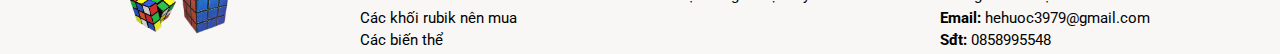
<file: Roux.html>
<!DOCTYPE html>
<html lang="en">

<head>
    <meta charset="UTF-8">
    <meta name="viewport" content="width=device-width, initial-scale=1.0">
    <title>Roux</title>
    <link rel="stylesheet" href="https://cdnjs.cloudflare.com/ajax/libs/font-awesome/6.4.0/css/all.min.css"
        integrity="sha512-iecdLmaskl7CVkqkXNQ/ZH/XLlvWZOJyj7Yy7tcenmpD1ypASozpmT/E0iPtmFIB46ZmdtAc9eNBvH0H/ZpiBw=="
        crossorigin="anonymous" referrerpolicy="no-referrer" />

    <link rel="preconnect" href="https://fonts.googleapis.com">
    <link rel="preconnect" href="https://fonts.gstatic.com" crossorigin>
    <link href="https://fonts.googleapis.com/css2?family=Roboto&display=swap" rel="stylesheet">
    <link rel="stylesheet" href="https://cdnjs.cloudflare.com/ajax/libs/font-awesome/6.4.0/css/all.min.css"
        integrity="sha512-iecdLmaskl7CVkqkXNQ/ZH/XLlvWZOJyj7Yy7tcenmpD1ypASozpmT/E0iPtmFIB46ZmdtAc9eNBvH0H/ZpiBw=="
        crossorigin="anonymous" referrerpolicy="no-referrer" />
    <link rel="stylesheet" href="https://www.w3schools.com/w3css/4/w3.css">
    <script src="https://www.w3schools.com/lib/w3.js"></script>
    <link rel="stylesheet" href="./css/style.css">
</head>

<body>

    <header>
        <div class="header">
            <div class="logo"> <img src="./img/rubik-removebg-preview.png"></div><br>

        </div>

        <div class="header-item">
            <div class="name-logo">
                <h1>Rubik</h1>
            </div>

        </div>
        <div class="info">
            <p class="info-sign"><a href="./signIn.html">Đăng nhập</a> | <a href="./signUp.html">Đăng kí</a></p>
        </div>
    </header>
    <div class="nav">
        <div><a href="./index.html"><i class="fa-solid fa-house"></i></a></div>
        <div><i class="fa-sharp fa-solid fa-magnifying-glass"></i></div>
    </div>
    <div class="slider">
        <img class="slides" src="./img/play-rubik1.jpg!d" width="100%">
        <img class="slides" src="./img/play-rubik2.jpeg" width=100%>
        <img class="slides" src="./img/play-rubik3.jpeg" width="100%">
        <img class="slides" src="./img/play-rubik4.jpeg" width="100%">
        <img class="slides" src="./img/play-rubik5.webp" width="100%">
        <script>
            w3.slideshow(".slides", 1500);
        </script>
    </div>

    <div id="container">
        <div class="detail">
            <h3>Roux method</h3>
            <pre>
Cách giải rubik theo Roux

<strong>Bước 1:</strong> Tạo một khối 1x2x3 bên trái (First Block - FB)

<strong>Bước 2:</strong> Tạo một khối 1x2x3 bên phải (Second Block - SB)

<strong>Bước 3:</strong> Chỉnh lại các góc của mặt trên (CMLL)

2 look CMLL Method - Bước 3 dành cho người mới bắt đầu Roux

a) Định hướng (lật góc)

b) Hoán vị góc

<strong>Bước 4:</strong> Hoàn thiện 6 cạnh còn lại (Last six edge - LSE)

<strong>Bước 4.1:</strong> Lật cạnh (Edge Orientation - EO)

<strong>Bước 4.2:</strong> Hoán vị cạnh UL và UR (ULUR)

<strong>Bước 4.3:</strong> Hoán vị các cạnh còn lại (Last Four Edge - L4E)

<strong>Nhóm 1:</strong> Không đối xứng

<strong>Nhóm 2:</strong> Đối xứng
            </pre>
            <img src="./img/cac-buoc-thuc-hien-roux-method-4e5fa5f3-e43e-42c6-86b0-87b3246ec8fa.webp" alt=""
                class="cfop-img">
        </div>
        <div class="detail">
            <h3>tao FB & SB</h3><iframe width="560" height="315" src="https://www.youtube.com/embed/m5aTDoRiBrs"
                title="YouTube video player" frameborder="0"
                allow="accelerometer; autoplay; clipboard-write; encrypted-media; gyroscope; picture-in-picture; web-share"
                allowfullscreen></iframe>

        </div>
        <div class="detail">
            <h3>CMLL</h3>
            <iframe width="560" height="315" src="https://www.youtube.com/embed/BRKoKQP2m9c"
                title="YouTube video player" frameborder="0"
                allow="accelerometer; autoplay; clipboard-write; encrypted-media; gyroscope; picture-in-picture; web-share"
                allowfullscreen></iframe>
        </div>
        <div class="detail">
            <h3>LSE</h3>
            <iframe width="560" height="315" src="https://www.youtube.com/embed/PWScAH3HBa0"
                title="YouTube video player" frameborder="0"
                allow="accelerometer; autoplay; clipboard-write; encrypted-media; gyroscope; picture-in-picture; web-share"
                allowfullscreen></iframe>
        </div>
        

    </div>
    <footer> 
        <div class="logo"><img src="./img/rubik-removebg-preview.png" alt=""></div>
        <div>
            <div class="footer-item">
                <div><a href="#method">Method</a></div>
                <div><a href="#suggest">Các khối rubik nên mua</a></div>
                 <div><a href="">Các biến thể</a></div>
  
            </div>
        </div>
        <div>
            <div>Liên hệ chúng tôi tại đây</div>
            <div>
                <i class="fa-brands fa-facebook"></i>
                <i class="fa-brands fa-discord"></i>
                <i class="fa-brands fa-instagram"></i>
            </div>

        </div>
        <div>
            <p>Thông tin liên hệ</p>
            <div class="footer-item">
                <div>
                    <strong>Email:</strong>
                    <a href="">hehuoc3979@gmail.com</a>
                </div>
                <div>
                   <strong> Sđt:</strong>
                    <a href="">0858995548</a>
                </div>
            </div>
        </div>


    </footer>
</body>

</html>
</file>
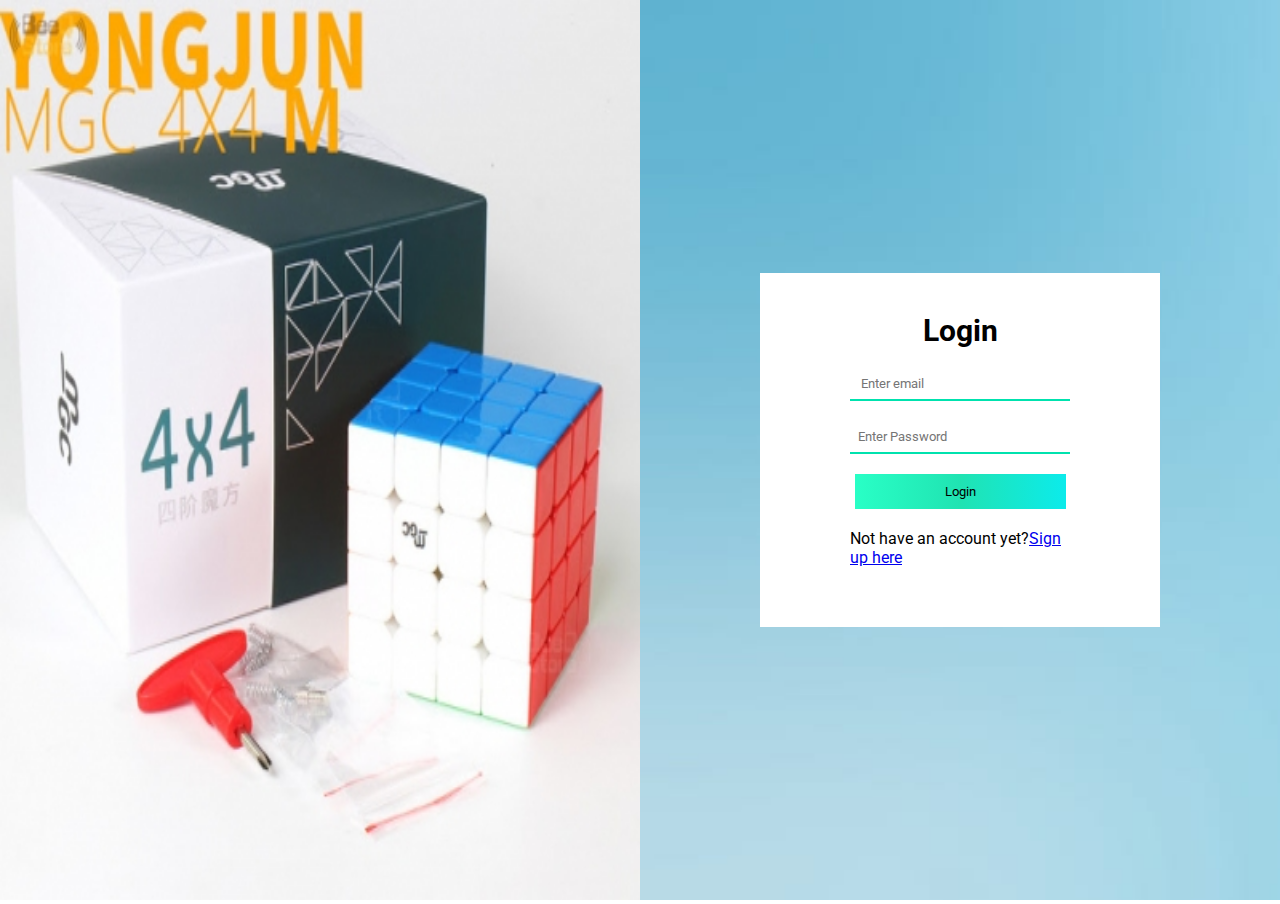
<file: signIn.html>
<!DOCTYPE html>
<html lang="en">

<head>
    <meta charset="UTF-8">
    <meta name="viewport" content="width=device-width, initial-scale=1.0">
    <title>SignIn</title>

    <link rel="preconnect" href="https://fonts.googleapis.com">
    <link rel="preconnect" href="https://fonts.gstatic.com" crossorigin>
    <link href="https://fonts.googleapis.com/css2?family=Roboto&display=swap" rel="stylesheet">
    <link rel="stylesheet" href="./css/signIn.css">
</head>

<body>

    <div class="content">
        <div id="image-container">
            <img src="./img/4x4.jpeg" alt="" id="img">
        </div>
        <div id="form-container">
            <form action="#" id="form">
                <h1>Login </h1>
                <div class="content-item">
                    <!-- <label for="email" >Email id</label><br> -->
                    <input type="email" placeholder=" Enter email" id="email" id="email" class="full-width">
                </div>

                <div class="content-item">
                    <!-- <label for="password" >Password</label><br> -->
                    <input type="password" placeholder="Enter Password" id="password" class="full-width">
                </div>
                <div class="content-item"> <button id="button" type="submit">Login</button></div>
                <div class="content-item text-center">
                    <p>Not have an account yet?<a href="./signUp.html">Sign up here</a></p>

                </div>
            </form>
        </div>

    </div>
    <script src="./js/signIn.js"></script>
</body>

</html>
</file>
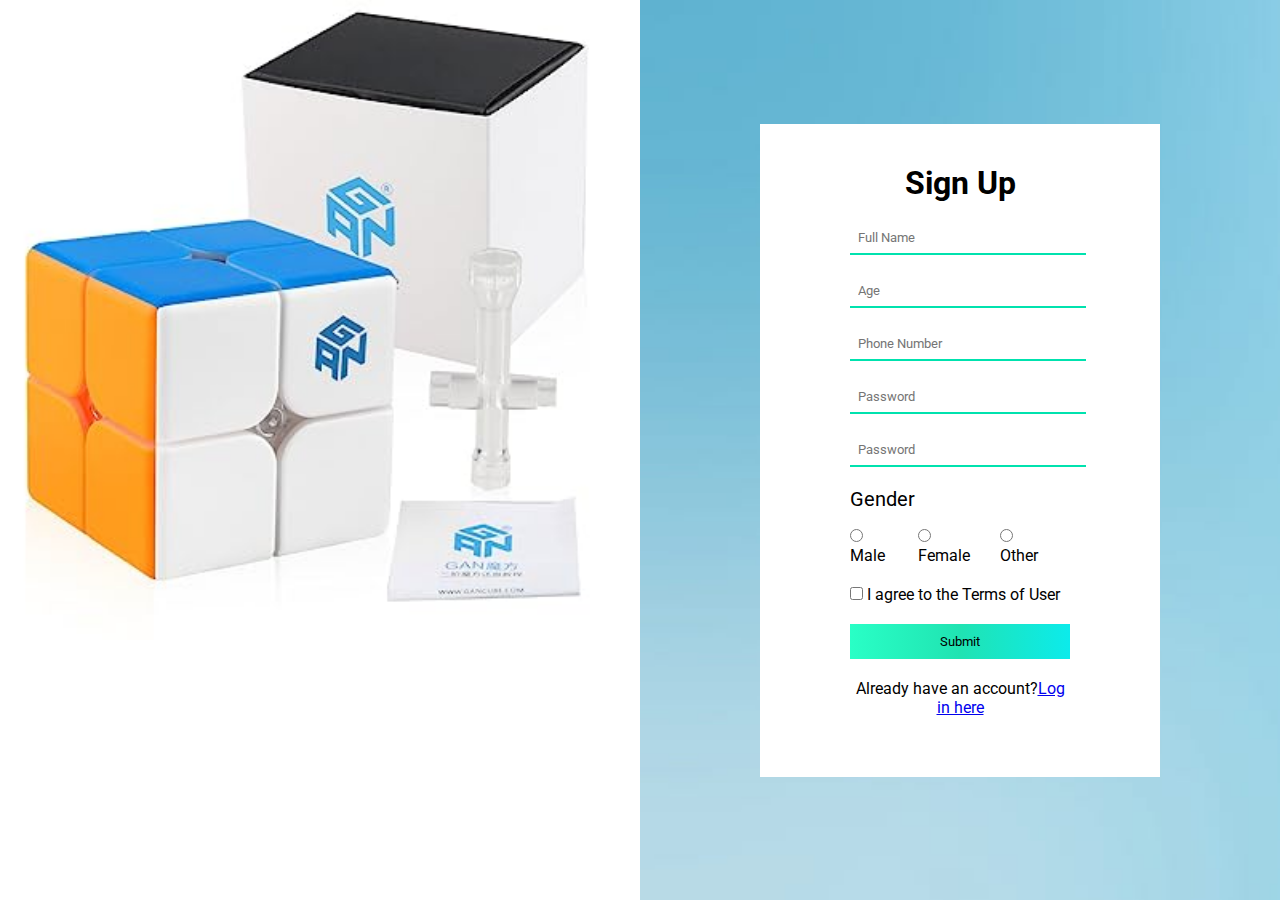
<file: signUp.html>
<!DOCTYPE html>
<html lang="en">

<head>
    <meta charset="UTF-8">
    <meta name="viewport" content="width=device-width, initial-scale=1.0">
    <title>SignUp</title>
    <link rel="preconnect" href="https://fonts.googleapis.com">
    <link rel="preconnect" href="https://fonts.gstatic.com" crossorigin>
    <link href="https://fonts.googleapis.com/css2?family=Roboto&display=swap" rel="stylesheet">
    <link rel="stylesheet" href="./css/signUp.css">
</head>

<body>
    <div class="content">
        <div id="image-container"><img src="./img/2x2.jpeg
            " alt="" class="image"></div>
        <div id="form-container">
            <form action="" id="form">
                <h1>Sign Up</h1>
                <div class="content-item">
                    <input type="text" id="full-name" placeholder="Full Name" class="full-width">
                </div>
                <div class="content-item">
                    <input type="number" id="age" placeholder="Age" class="full-width">
                </div>
                <div class="content-item">
                    <input type="number" id="phone-number" placeholder="Phone Number" class="full-width">
                </div>
                <div class="content-item">
                    <input type="password" id="password" placeholder="Password" class="full-width">
                </div>
                <div class="content-item">
                    <input type="password" id="confirm-password" placeholder="Password" class="full-width">
                </div>
                <div class="content-item">
                    <p class="size">Gender</p>
                    <div id="gender-container">
                        <div>
                            <input type="radio" id="male" name="gender" value="male">
                            <label for="male" class="margin-line">Male</label>
                        </div>
                        <div>
                            <input type="radio" id="female" name="gender" value="female">
                            <label for="female" class="margin-line">Female</label>
                        </div>
                        <div>
                            <input type="radio" id="other" name="gender" value="other">
                            <label for="other" class="margin-line">Other</label>
                        </div>
                    </div>



                </div>
                <div class="content-item">
                    <input type="checkbox">
                    <span>I agree to the Terms of User</span>
                </div>
                <div class="content-item text-center">
                    <button id="button" type="submit">Submit</button>

                </div>
                <div class="content-item text-center">
                    <p>Already have an account?<a href="./signIn.html">Log in here</a></p>

                </div>
            </form>
        </div>


    </div>
    <script src="./js/signUp.js"></script>
</body>

</html>
</file>
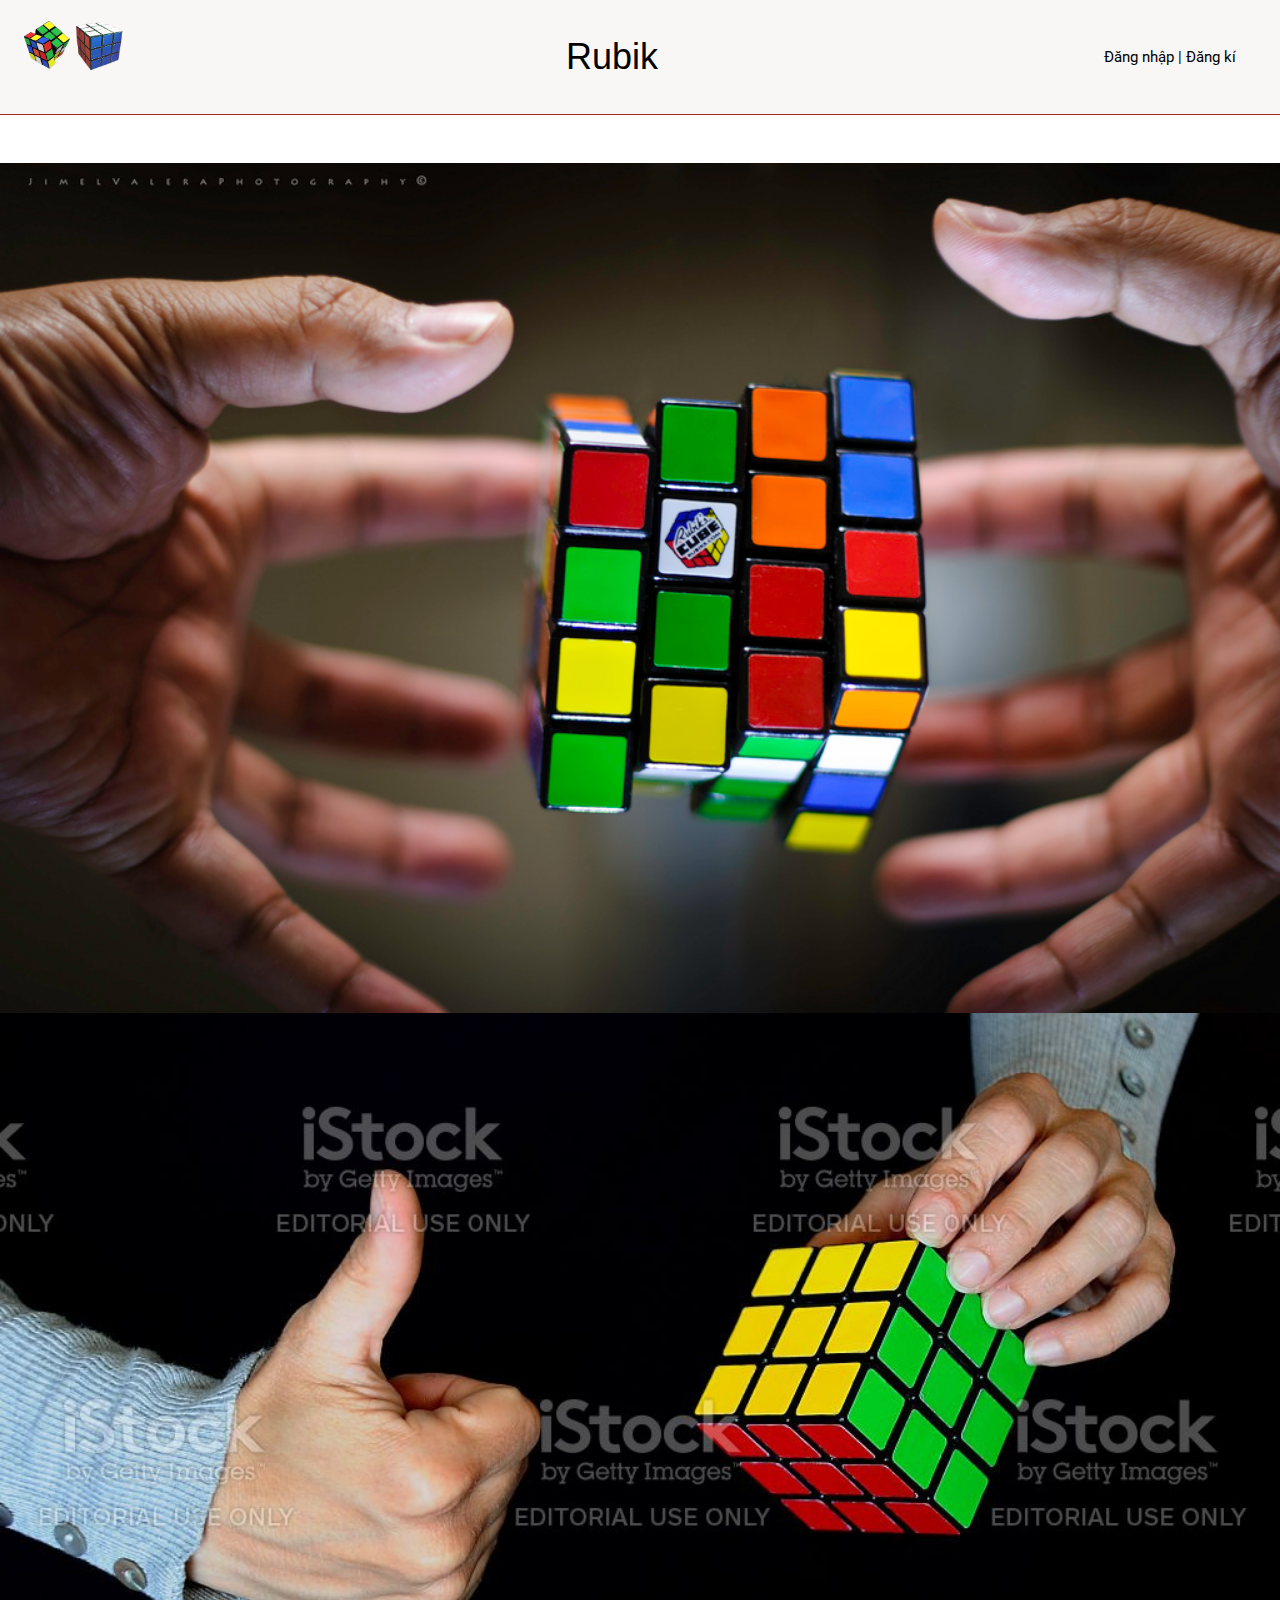
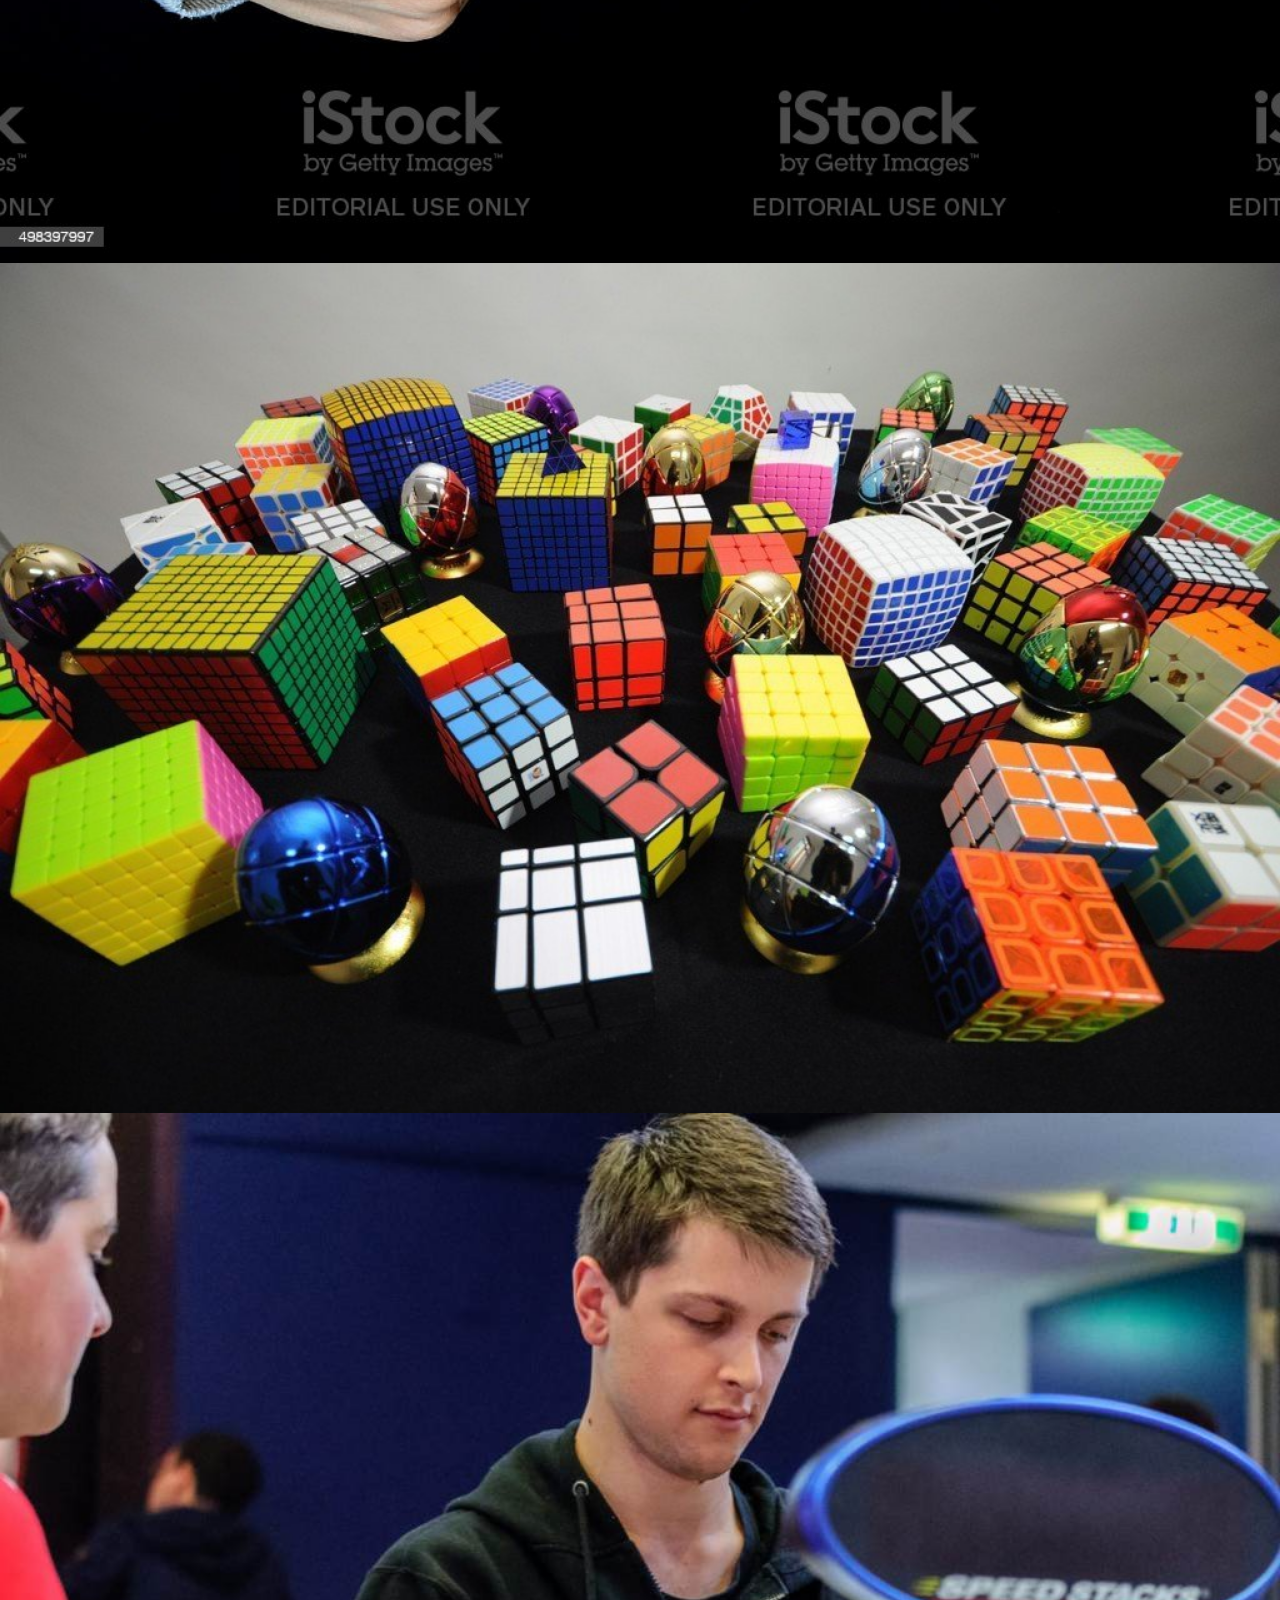
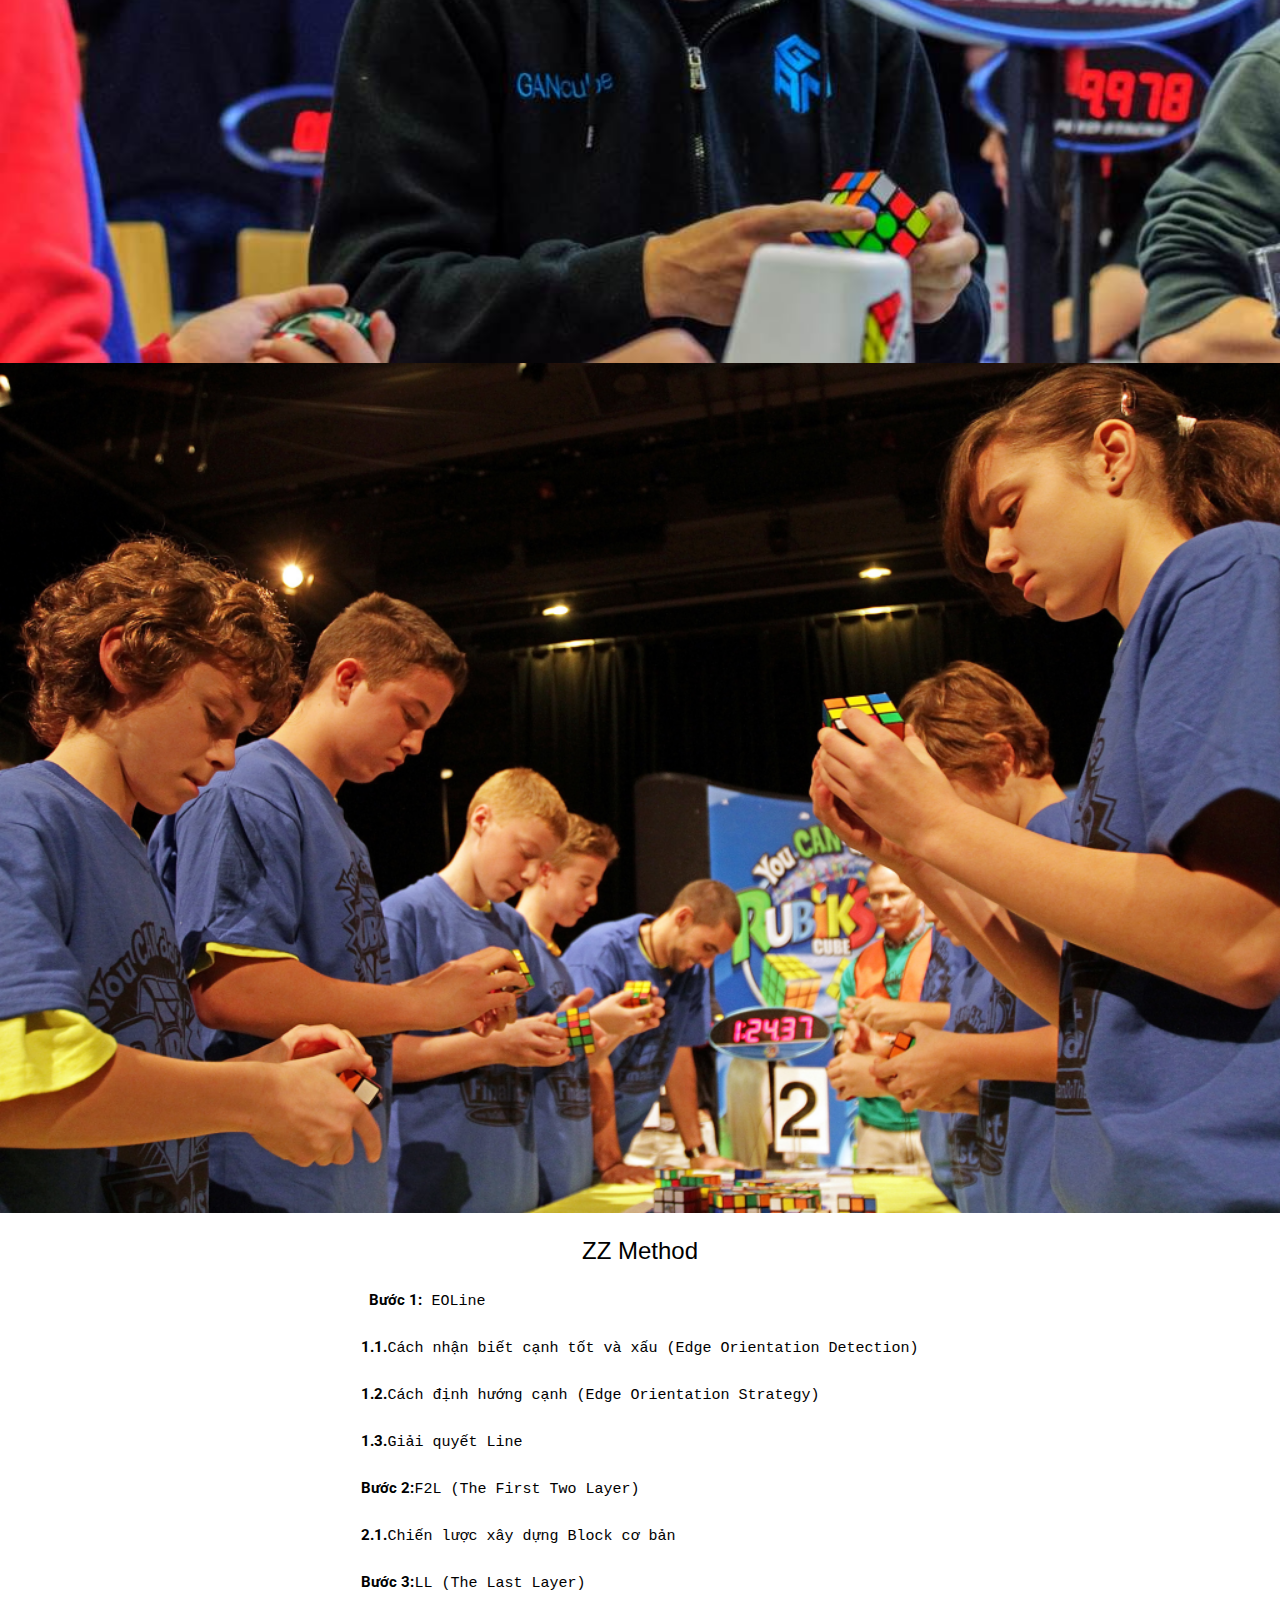
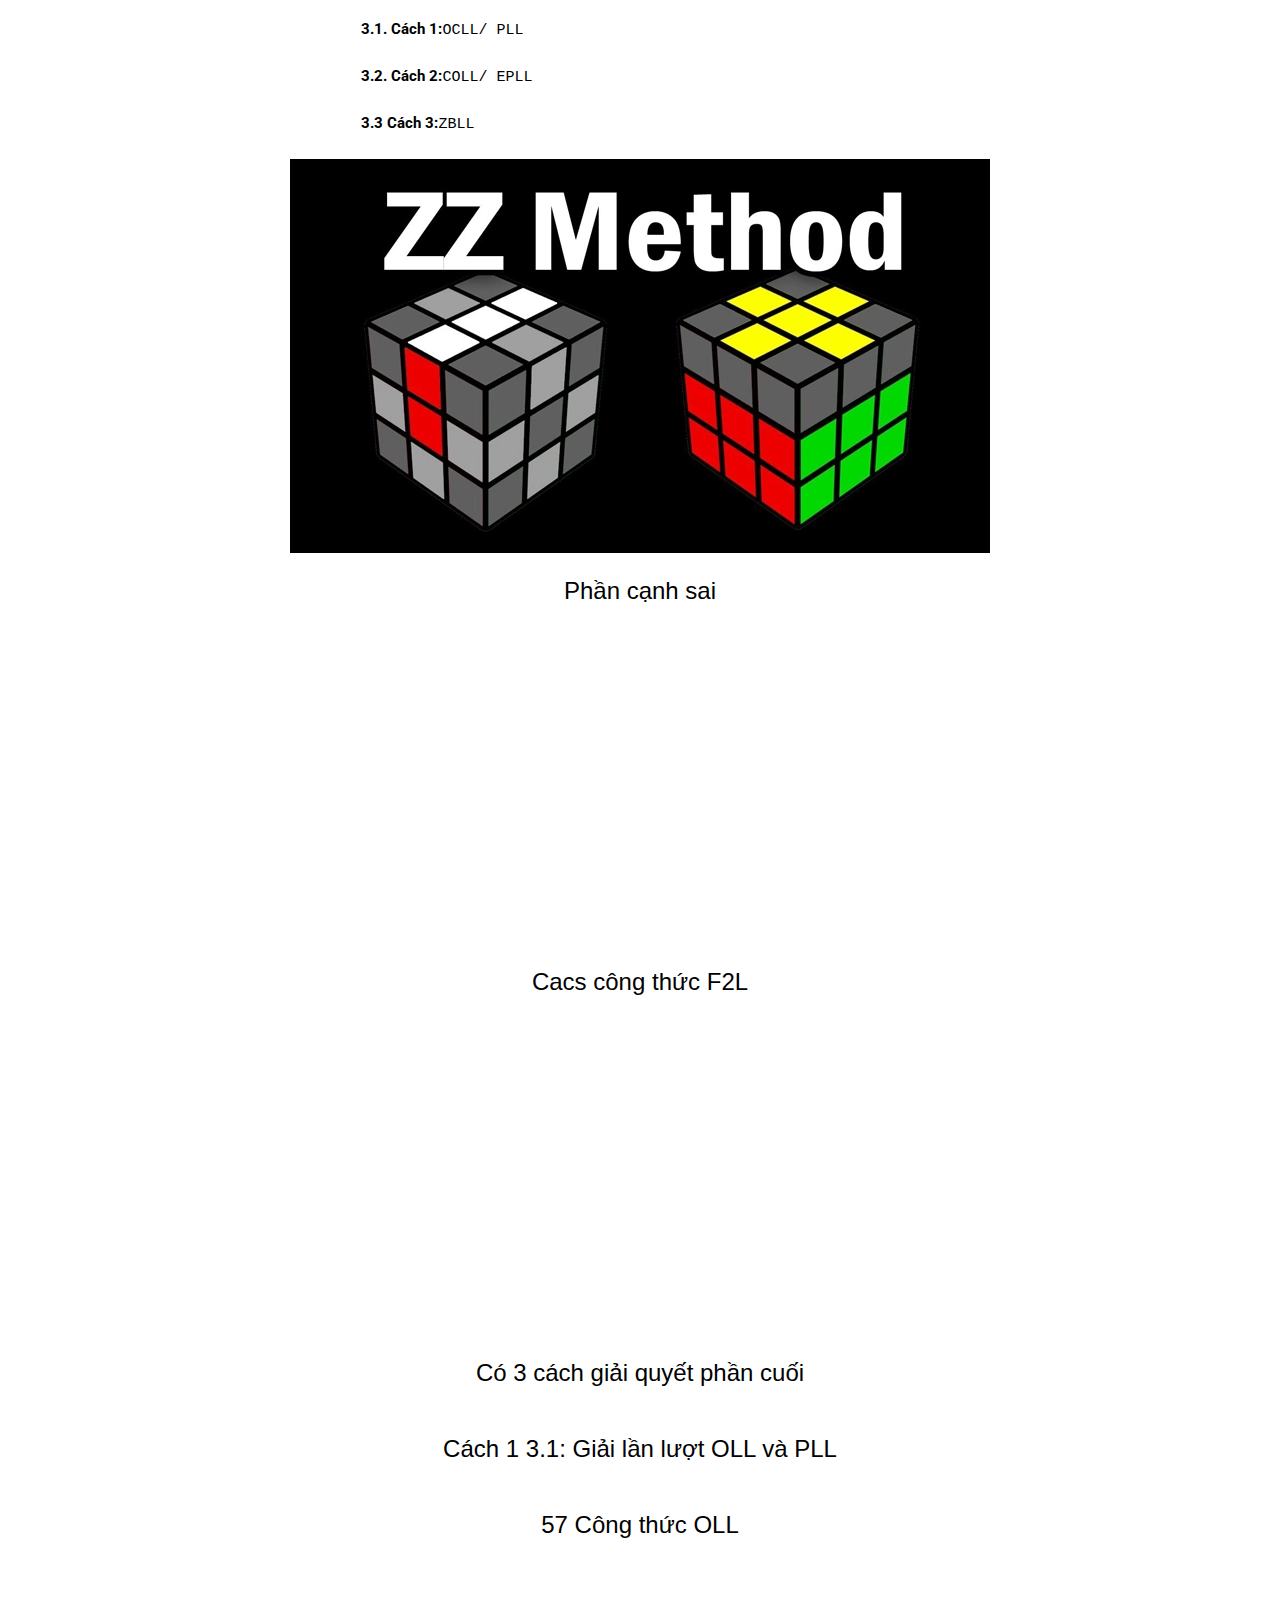
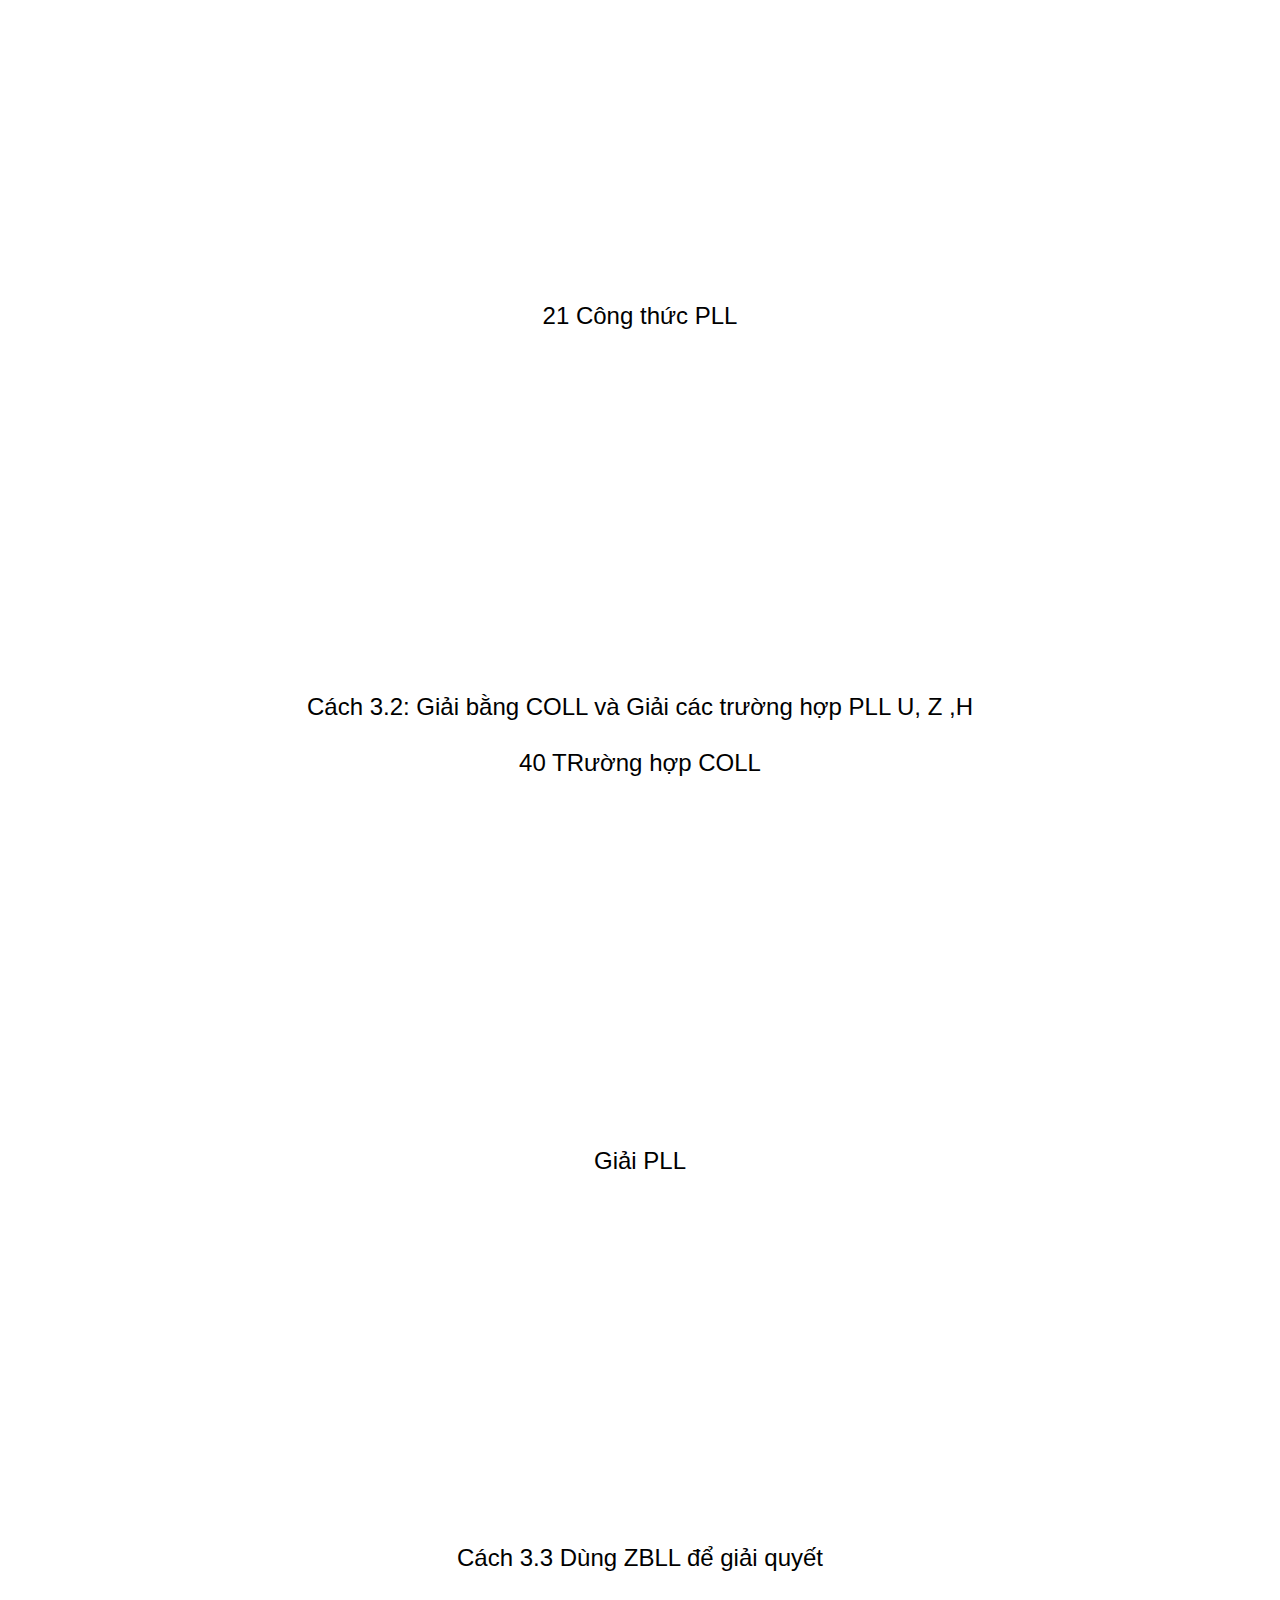
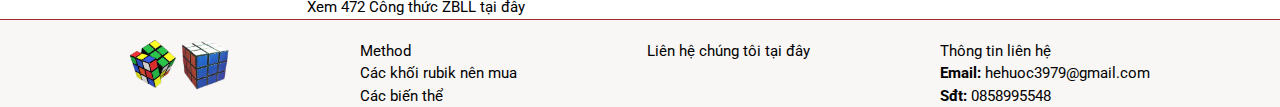
<file: ZZ.html>
<!DOCTYPE html>
<html lang="en">

<head>
    <meta charset="UTF-8">
    <meta name="viewport" content="width=device-width, initial-scale=1.0">
    <title>ZZ</title>
    <link rel="stylesheet" href="https://cdnjs.cloudflare.com/ajax/libs/font-awesome/6.4.0/css/all.min.css"
        integrity="sha512-iecdLmaskl7CVkqkXNQ/ZH/XLlvWZOJyj7Yy7tcenmpD1ypASozpmT/E0iPtmFIB46ZmdtAc9eNBvH0H/ZpiBw=="
        crossorigin="anonymous" referrerpolicy="no-referrer" />

    <link rel="preconnect" href="https://fonts.googleapis.com">
    <link rel="preconnect" href="https://fonts.gstatic.com" crossorigin>
    <link href="https://fonts.googleapis.com/css2?family=Roboto&display=swap" rel="stylesheet">
    <link rel="stylesheet" href="https://cdnjs.cloudflare.com/ajax/libs/font-awesome/6.4.0/css/all.min.css"
        integrity="sha512-iecdLmaskl7CVkqkXNQ/ZH/XLlvWZOJyj7Yy7tcenmpD1ypASozpmT/E0iPtmFIB46ZmdtAc9eNBvH0H/ZpiBw=="
        crossorigin="anonymous" referrerpolicy="no-referrer" />
    <link rel="stylesheet" href="https://www.w3schools.com/w3css/4/w3.css">
    <script src="https://www.w3schools.com/lib/w3.js"></script>
    <link rel="stylesheet" href="./css/style.css">
</head>

<body>

    <header>
        <div class="header">
            <div class="logo"> <img src="./img/rubik-removebg-preview.png"></div><br>

        </div>

        <div class="header-item">
            <div class="name-logo">
                <h1>Rubik</h1>
            </div>

        </div>
        <div class="info">
            <p class="info-sign"><a href="./signIn.html">Đăng nhập</a> | <a href="./signUp.html">Đăng kí</a></p>
        </div>
    </header>
    <div class="nav">
        <div><a href="./index.html"><i class="fa-solid fa-house"></i></a></div>
        <div><i class="fa-sharp fa-solid fa-magnifying-glass"></i></div>
    </div>
    <div class="slider">
        <img class="slides" src="./img/play-rubik1.jpg!d" width="100%">
        <img class="slides" src="./img/play-rubik2.jpeg" width=100%>
        <img class="slides" src="./img/play-rubik3.jpeg" width="100%">
        <img class="slides" src="./img/play-rubik4.jpeg" width="100%">
        <img class="slides" src="./img/play-rubik5.webp" width="100%">
        <script>
            w3.slideshow(".slides", 1500);
        </script>
    </div>

    <div id="container">
        <div class="detail">
            <h3>ZZ Method</h3>
            <pre>
<strong>  Bước 1:</strong> EOLine

<strong>1.1.</strong>Cách nhận biết cạnh tốt và xấu (Edge Orientation Detection)
    
<strong>1.2.</strong>Cách định hướng cạnh (Edge Orientation Strategy)
    
<strong>1.3.</strong>Giải quyết Line
    
<strong>Bước 2:</strong>F2L (The First Two Layer)
    
<strong>2.1.</strong>Chiến lược xây dựng Block cơ bản
    
<strong>Bước 3:</strong>LL (The Last Layer)
    
<strong>3.1. Cách 1:</strong>OCLL/ PLL 
    
<strong>3.2. Cách 2:</strong>COLL/ EPLL
    
<strong>3.3 Cách 3:</strong>ZBLL   
                    </pre>
            <img src="./img/zzmethod.webp" alt="" class="cfop-img">
        </div>
        <div class="detail">
            <h3>Phần cạnh sai</h3>
            <iframe width="560" height="315" src="https://www.youtube.com/embed/d0NVCFx__L4"
                title="YouTube video player" frameborder="0"
                allow="accelerometer; autoplay; clipboard-write; encrypted-media; gyroscope; picture-in-picture; web-share"
                allowfullscreen></iframe>
        </div>
        <div class="detail">
            <h3>Cacs công thức F2L</h3>
            <iframe width="560" height="315" src="https://www.youtube.com/embed/WMimPgXlAe8"
                title="YouTube video player" frameborder="0"
                allow="accelerometer; autoplay; clipboard-write; encrypted-media; gyroscope; picture-in-picture; web-share"
                allowfullscreen></iframe>
        </div>
        <div class="detail">
            <h3>Có 3 cách giải quyết phần cuối</h3>
            <div>
                <h3> Cách 1 3.1: Giải lần lượt OLL và PLL </h3>
                <div class="detail">
                    <h3>57 Công thức OLL</h3>
                    <iframe width="560" height="315" src="https://www.youtube.com/embed/2XeSDGwv2GI"
                        title="YouTube video player" frameborder="0"
                        allow="accelerometer; autoplay; clipboard-write; encrypted-media; gyroscope; picture-in-picture; web-share"
                        allowfullscreen></iframe>
                </div>
                <div class="detail">
                    <h3>21 Công thức PLL</h3>
                    <iframe width="560" height="315" src="https://www.youtube.com/embed/BRKoKQP2m9c"
                        title="YouTube video player" frameborder="0"
                        allow="accelerometer; autoplay; clipboard-write; encrypted-media; gyroscope; picture-in-picture; web-share"
                        allowfullscreen></iframe>
                </div>
                <div>
                    <h3>Cách 3.2: Giải bằng COLL và Giải các trường hợp PLL U, Z ,H </h3>
                    <h3>40 TRường hợp COLL</h3>
                    <iframe width="560" height="315" src="https://www.youtube.com/embed/ZOPjCt29Kbo"
                        title="YouTube video player" frameborder="0"
                        allow="accelerometer; autoplay; clipboard-write; encrypted-media; gyroscope; picture-in-picture; web-share"
                        allowfullscreen></iframe>
                    <h3>
                        Giải PLL 


                    </h3>
            <iframe width="560" height="315" src="https://www.youtube.com/embed/BRKoKQP2m9c"
                title="YouTube video player" frameborder="0"
                allow="accelerometer; autoplay; clipboard-write; encrypted-media; gyroscope; picture-in-picture; web-share"
                allowfullscreen></iframe>

                </div>
                <div>
                    <h3>Cách 3.3 Dùng ZBLL để giải quyết</h3>
                    <div>
                        <a href="http://algdb.net/puzzle/333/zbll">Xem 472 Công thức ZBLL tại đây</a>
                    </div>
                </div>

            </div>
        </div>
    </div>
    <footer> 
        <div class="logo"><img src="./img/rubik-removebg-preview.png" alt=""></div>
        <div>
            <div class="footer-item">
                <div><a href="#method">Method</a></div>
                <div><a href="#suggest">Các khối rubik nên mua</a></div>
                <div><a href="">Các biến thể</a></div>
            
            </div>
        </div>
        <div>
            <div>Liên hệ chúng tôi tại đây</div>
            <div>
                <i class="fa-brands fa-facebook"></i>
                <i class="fa-brands fa-discord"></i>
                <i class="fa-brands fa-instagram"></i>
            </div>

        </div>
        <div>
            <p>Thông tin liên hệ</p>
            <div class="footer-item">
                <div>
                    <strong>Email:</strong>
                    <a href="">hehuoc3979@gmail.com</a>
                </div>
                <div>
                   <strong> Sđt:</strong>
                    <a href="">0858995548</a>
                </div>
            </div>
        </div>


    </footer>
</body>

</html>
</file>
<file: css/style.css>
* {
    margin: 0;
    padding: 0;
    font-family: 'Roboto', sans-serif;
}

header {
    display: flex;
    justify-content: space-between;
    align-items: center;
    padding: 20px 24px;
    border-bottom: 1px solid brown;
    background-color: rgb(243, 240, 235, 0.5);
}

.header {
    /* display: flex; */

}

.logo img {
    width: 100px;

}

.info {
    display: flex;
}

.name-logo {
    display: flex;
    align-items: center;
}

.info-sign {
    margin-right: 20px;
    margin-left: 4px;
}

.icon {
    margin-right: 12px;
}

#logo {
    padding: 0 32px;
}


.number {
    color: black;
    text-decoration: none;


}


a {
    color: black;
    text-decoration: none;
}

a:hover {
    color: blue;
    text-decoration: none;
    cursor: pointer;
}

.hotline {
    padding: 0 12px;
}

.nav {
    display: flex;
    justify-content: space-evenly;
    padding: 24px 0;
}

.header-item {
    display: flex;
    justify-content: space-between;
}

.item-name {
    padding: 0 20px;
}

#method {
    width: 100%;
    margin: auto;
    padding: 50px 0;
    background-color: rgb(226, 240, 239);
}

.method-container {
    display: flex;
    justify-content: space-evenly;
}

.method-img {
    border-radius: 50%;
    padding: 20px;
    width: 100%;
    height: auto;
    background-color: antiquewhite;
}

.method-item {
    border: 1px solid black;
    border-radius: 20px;
    padding: 0 40px;
    width: 22%;
    background-color: rgb(243, 240, 235, 0.8);
}

.method-header {
    text-align: center;
}

.img-container {
    width: 200px;
    height: 200px;
    margin: 24px auto;
}

.method-info {
    text-align: justify;
    height: 150px;
    overflow: scroll;
}

#suggest {
    width: 70%;
    margin: 0 auto;
    padding: 50px 0;

}

.something{
    background-color: rgb(248, 248, 215);
}

.suggest-container {
    display: flex;
    padding: 28px 0;

}

.suggest-img {
    width: 40%;
}

.suggest-info {
    width: 60%;
}

footer {
    display: flex;
    justify-content: space-evenly;
    padding: 20px 0;
    background-color: rgb(243, 240, 235, 0.5);
    border-top: 1px solid brown;
}

.footer-item {}

.cfop-img {}

.detail {
    display: flex;
    flex-direction: column;
    justify-content: center;
    align-items: center;
}

.slides {
    margin: auto;
}

h3 {
    text-align: center;
    margin: 20px 0;
}

.btn-container {
    margin: 24px auto;
    text-align: center;
}

button {
    all: unset;
    cursor: pointer;
    text-decoration: underline;
    font-size: 20px;
}

.item-name a {
    transform: translateY(0px);
    transition: all 0.4s ease-in-out;
}

.item-name a:hover {
    transform: translateY(1);
}

.name-info{
    text-align: justify;

}

#other{
    display: flex;
    flex-direction: column;
    justify-content: center;
    align-items: center;
    text-align: center;
    background-color: rgb(229, 236, 236);
    padding: 50px;
}
</file>
<file: css/signIn.css>
*{
    margin: 0;
    padding: 0;
    font-family: 'Roboto', sans-serif;
}
.content{
   
    display: flex;
}
h1{
    text-align: center;
    font-size: 30px;
}
input{
    width: 100%;
}
.content-item{
    display: flex;
    justify-content: center;
    margin-top: 8px;
}
#button{
    padding: 4px 8px;
}
#form-container {
    width: 50%;
    height: 100vh;
    display: flex;
    background-image: url("../img/signUp.jpeg");
    background-repeat: no-repeat;
    background-size: cover;
}

#image-container {
    width: 50%;
}

.full-width {
    width: 100%;
    padding: 8px;
    outline: 0;
    border-width: 0 0 2px;
    border-color: #00E2AE
}

#form {
    width: 50%;
    background-color: white;
    margin: auto;
    padding: 40px;
/*  */
}

#button{
    padding: 10px 90px;
    border: none;
    background:  linear-gradient(to left, #0cebeb, #20e3b2, #29ffc6);
}

.content-item{
    padding: 0 50px;
    margin: 20px 0;
}
#img{
    width: 100%;
    height: 100vh;
}
</file>
<file: css/signUp.css>
* {
    margin: 0;
    padding: 0;
    font-family: 'Roboto', sans-serif;
}

.content {
    display: flex;

}

h1 {
    text-align: center;
}

.full-width {
    width: 100%;
    padding: 8px;
    outline: 0;
    border-width: 0 0 2px;
    border-color: #00E2AE
}

.size {
    font-size: 20px;
}

#image-container {
    width: 50%;
}

#form-container {
    width: 50%;
    height: 100vh;
    display: flex;
    background-image: url("../img/signUp.jpeg");
    background-repeat: no-repeat;
    background-size: cover;

}

#form {
    width: 50%;
    background-color: white;
    margin: auto;
    padding: 40px;
/*  */
}
.content-item{
    padding: 0 50px;
    margin: 20px 0;
}

.text-center{
    text-align: center;
}

#button{
    padding: 10px 90px;
    border: none;
    background:  linear-gradient(to left, #0cebeb, #20e3b2, #29ffc6);
}
.margin-line{
    margin-right: 30px;
}
#gender-container{
    margin-top: 16px;
    display: flex;
    justify-content: space-between;
}
.image{
    width: 100%;
}
</file>
